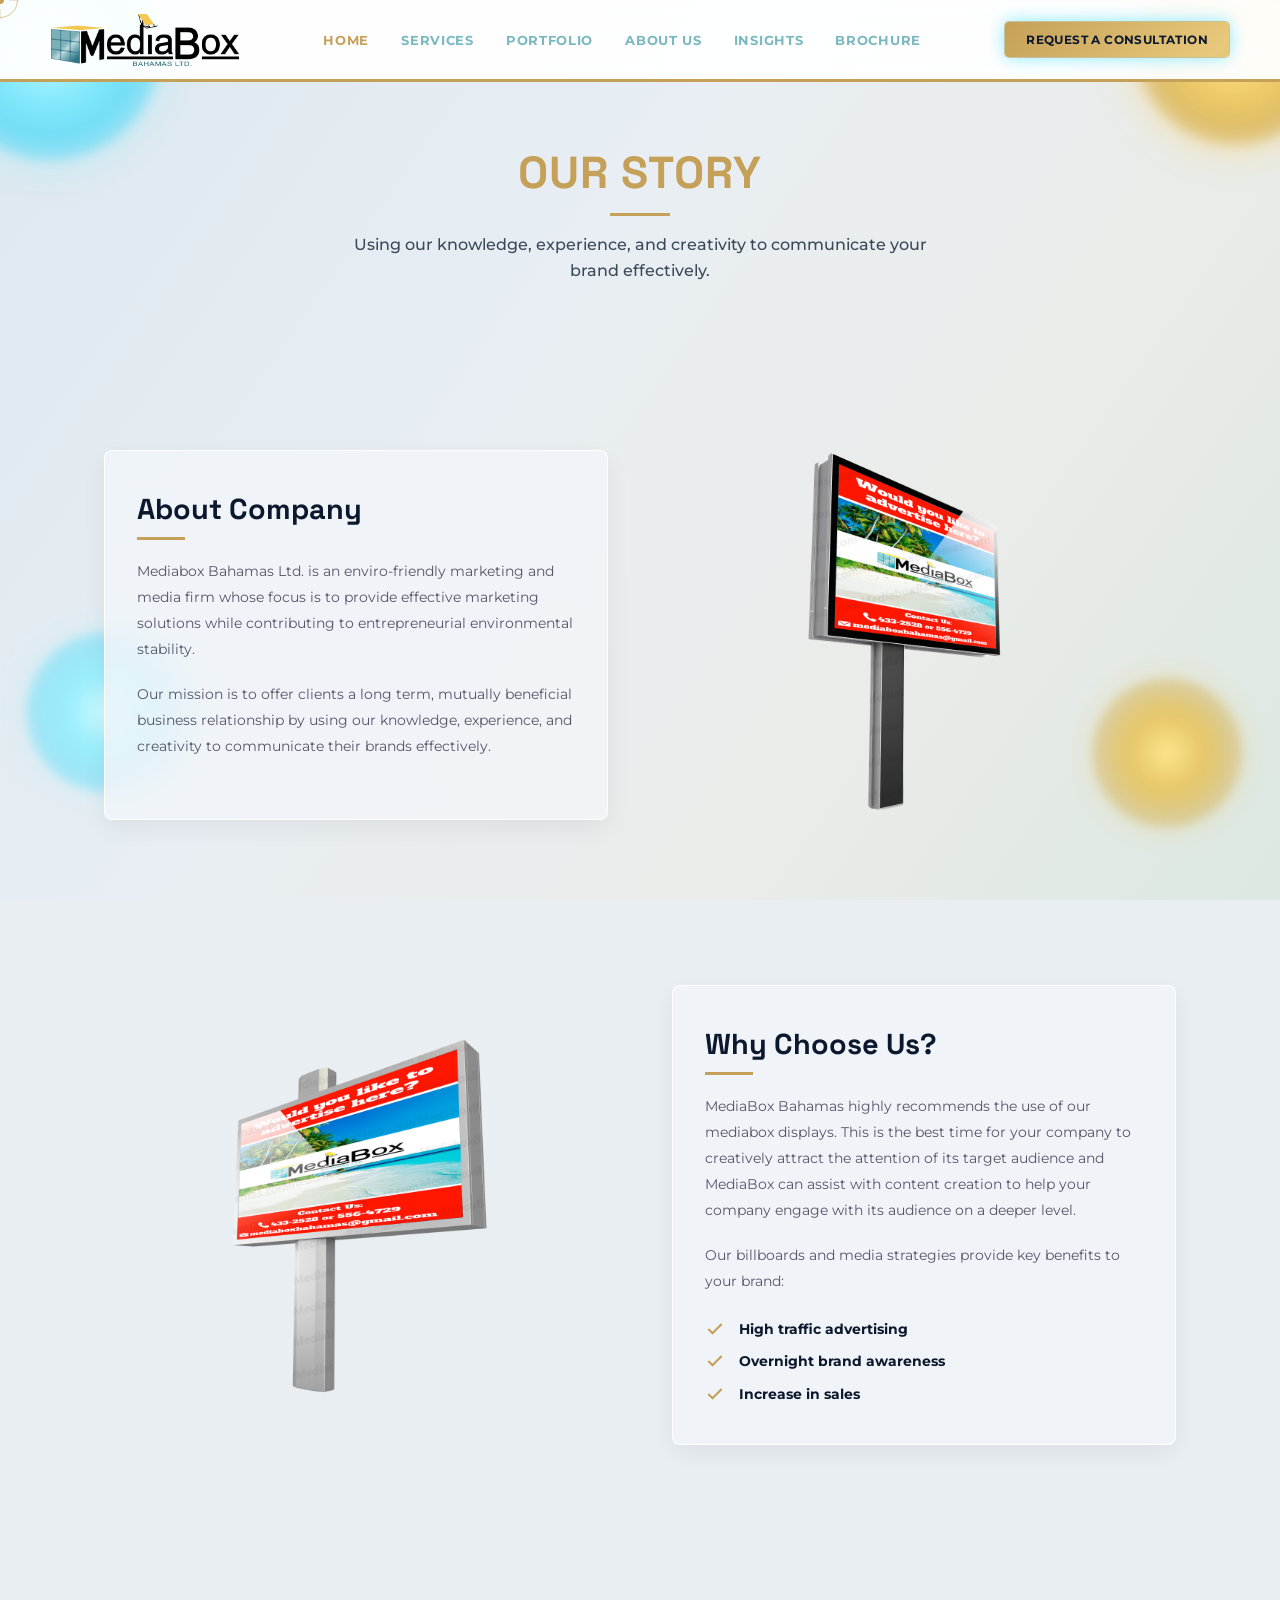
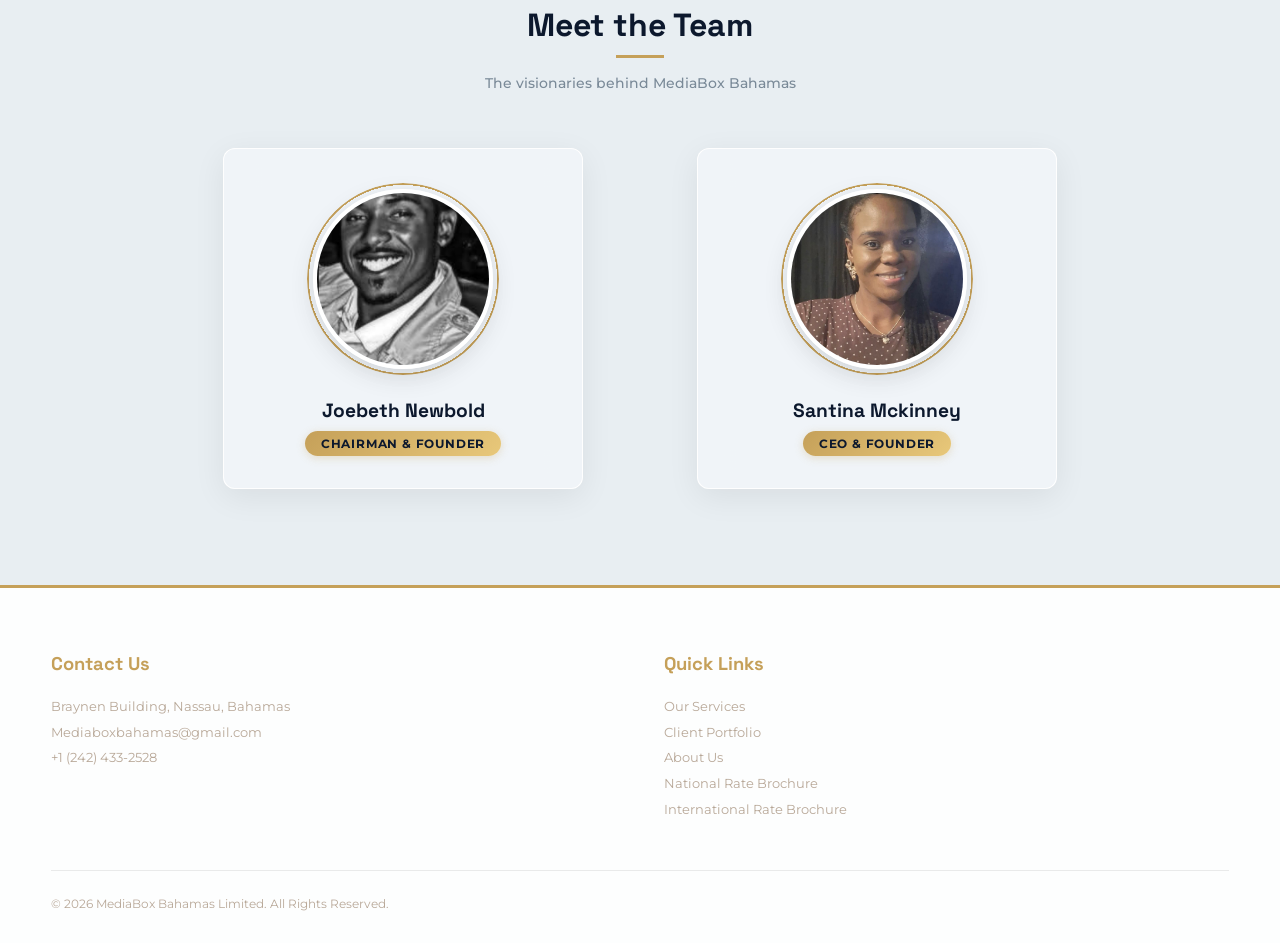
<file: about.html>
﻿<!DOCTYPE html>
<html lang="en">
<head>
  <link rel="icon" type="image/x-icon" href="favicon.ico">
<meta charset="UTF-8">
<meta name="viewport" content="width=device-width, initial-scale=1.0">
<title>About Us | MediaBox Bahamas</title>
<meta name="description" content="Learn about MediaBox Bahamas, an enviro-friendly marketing and media firm providing effective marketing solutions and billboard advertising.">
<link href="https://fonts.googleapis.com/css2?family=Space+Grotesk:wght@400;700&family=Montserrat:wght@400;600;700&display=swap" rel="stylesheet">
<link rel="stylesheet" href="css/shared.css">
<link rel="stylesheet" href="css/about.css">
</head>
<body>
<div id="cursor-dot"></div>
<div id="cursor-ring"></div>
<canvas id="bg-canvas"></canvas>
<div class="orb orb-1"></div>
<div class="orb orb-2"></div>
<div class="orb orb-3"></div>
<div class="orb orb-4"></div>

<header>
  <a class="logo" href="index.html">
    <img src="media-logo.png" alt="MediaBox Bahamas">
  </a>
  <nav id="main-nav">
    <ul>
      <li><a href="index.html">HOME</a></li>
      <li><a href="index.html#services">SERVICES</a></li>
      <li><a href="index.html#portfolio">PORTFOLIO</a></li>
      <li><a href="about.html">ABOUT US</a></li>
      <li><a href="insight.html">INSIGHTS</a></li>
      <li class="dropdown">
        <a href="#">BROCHURE</a>
        <div class="dd-menu">
          <a href="National.pdf" target="_blank">National Rate</a>
          <a href="International.pdf" target="_blank">International Rate</a>
        </div>
      </li>
    </ul>
    <a class="mobile-consult" href="consultation.html">REQUEST A CONSULTATION</a>
  </nav>
  <button class="consult-btn desktop-only" onclick="location.href='consultation.html'">REQUEST A CONSULTATION</button>
  <button class="hamburger" id="hamburger" aria-label="Menu">
    <span></span><span></span><span></span>
  </button>
</header>

<main>
  <section class="page-hero">
    <h1>Our Story</h1>
    <p>Using our knowledge, experience, and creativity to communicate your brand effectively.</p>
  </section>

  <section class="content-section">
    <div class="text-card">
      <h2>About Company</h2>
      <p>Mediabox Bahamas Ltd. is an enviro-friendly marketing and media firm whose focus is to provide effective marketing solutions while contributing to entrepreneurial environmental stability.</p>
      <p>Our mission is to offer clients a long term, mutually beneficial business relationship by using our knowledge, experience, and creativity to communicate their brands effectively.</p>
    </div>
    <div class="img-wrap">
      <div class="img-inner">
        <img src="Billboard1.png" alt="MediaBox Billboard">
      </div>
    </div>
  </section>

  <section class="content-section reverse">
    <div class="text-card">
      <h2>Why Choose Us?</h2>
      <p>MediaBox Bahamas highly recommends the use of our mediabox displays. This is the best time for your company to creatively attract the attention of its target audience and MediaBox can assist with content creation to help your company engage with its audience on a deeper level.</p>
      <p>Our billboards and media strategies provide key benefits to your brand:</p>
      <div class="benefits-list">
        <div class="benefit-item">
          <svg viewBox="0 0 24 24"><polyline points="20 6 9 17 4 12"/></svg>
          High traffic advertising
        </div>
        <div class="benefit-item">
          <svg viewBox="0 0 24 24"><polyline points="20 6 9 17 4 12"/></svg>
          Overnight brand awareness
        </div>
        <div class="benefit-item">
          <svg viewBox="0 0 24 24"><polyline points="20 6 9 17 4 12"/></svg>
          Increase in sales
        </div>
      </div>
    </div>
    <div class="img-wrap">
      <div class="img-inner">
        <img src="Billboard2.png" alt="MediaBox Digital Billboard">
      </div>
    </div>
  </section>

  <!-- MEET THE TEAM -->
  <section class="team-section">
    <div class="team-inner">
      <div class="team-heading">
        <h2>Meet the Team</h2>
        <p>The visionaries behind MediaBox Bahamas</p>
      </div>
      <div class="team-grid">
        <div class="team-card">
          <div class="team-photo-wrap">
            <img src="Jobeth.jpeg" alt="Jobeth Newbold">
            <div class="team-photo-border"></div>
          </div>
          <div class="team-info">
            <h3>Joebeth Newbold</h3>
            <span class="team-title">Chairman &amp; Founder</span>
          </div>
        </div>
        <div class="team-card">
          <div class="team-photo-wrap">
            <img src="Santina.jpeg" alt="Santina Mckinney">
            <div class="team-photo-border"></div>
          </div>
          <div class="team-info">
            <h3>Santina Mckinney</h3>
            <span class="team-title">CEO &amp; Founder</span>
          </div>
        </div>
      </div>
    </div>
  </section>
</main>

<footer>
  <div class="ft-grid">
    <div class="ft-col">
      <h4>Contact Us</h4>
      <p>Braynen Building, Nassau, Bahamas</p>
      <p><a href="mailto:Mediaboxbahamas@gmail.com">Mediaboxbahamas@gmail.com</a></p>
      <p>+1 (242) 433-2528</p>
    </div>
    <div class="ft-col">
      <h4>Quick Links</h4>
      <a href="index.html#services">Our Services</a>
      <a href="index.html#portfolio">Client Portfolio</a>
      <a href="about.html">About Us</a>
      <a href="National.pdf">National Rate Brochure</a>
      <a href="International.pdf">International Rate Brochure</a>
    </div>
  </div>
  <div class="ft-bottom">
    <p>&copy; 2026 MediaBox Bahamas Limited. All Rights Reserved.</p>
  </div>
</footer>

<script src="js/shared.js"></script>
</body>
</html>
</file>
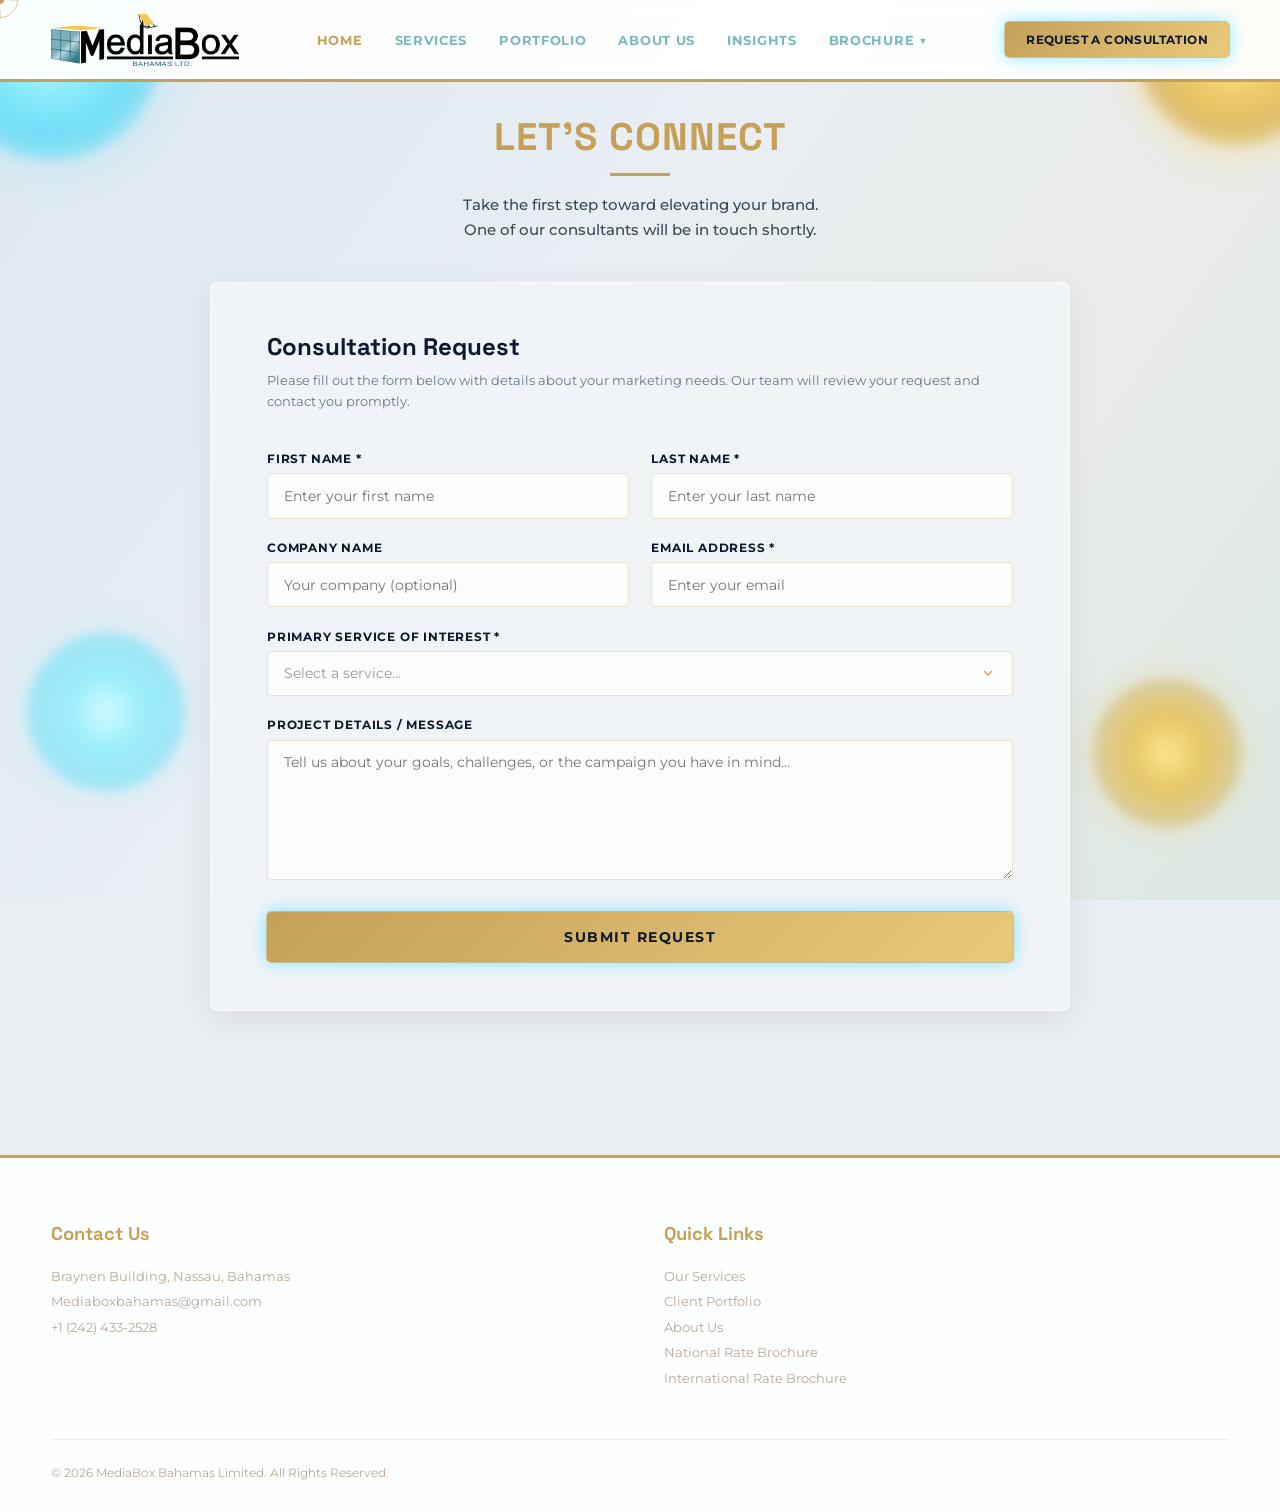
<file: consultation.html>
<!DOCTYPE html>
<html lang="en">
<head>
  <meta charset="UTF-8">
  <link rel="icon" type="image/x-icon" href="favicon.ico">
  <meta name="viewport" content="width=device-width, initial-scale=1.0">
  <title>Request a Consultation | MediaBox Bahamas</title>
  <meta name="description" content="Request a consultation with MediaBox Bahamas to discuss luxury marketing, video production, and corporate excellence.">
  <link href="https://fonts.googleapis.com/css2?family=Space+Grotesk:wght@400;700&family=Montserrat:wght@400;600;700&display=swap" rel="stylesheet">
  <link rel="stylesheet" href="css/shared.css">
  <link rel="stylesheet" href="css/consultation.css">
</head>
<body>

<div id="cursor-dot"></div>
<div id="cursor-ring"></div>
<canvas id="bg-canvas"></canvas>
<div class="orb orb-1"></div>
<div class="orb orb-2"></div>
<div class="orb orb-3"></div>
<div class="orb orb-4"></div>

<header>
  <a class="logo" href="index.html">
    <img src="media-logo.png" alt="MediaBox Bahamas" style="height:52px;width:auto;mix-blend-mode:darken;">
  </a>
  <nav id="main-nav">
    <ul>
      <li><a href="index.html">HOME</a></li>
      <li><a href="index.html#services">SERVICES</a></li>
      <li><a href="index.html#portfolio">PORTFOLIO</a></li>
      <li><a href="about.html">ABOUT US</a></li>
      <li><a href="insight.html">INSIGHTS</a></li>
      <li class="dropdown">
        <a href="#">BROCHURE &#9660;</a>
        <div class="dd-menu">
          <a href="National.pdf" target="_blank">National Rate</a>
          <a href="International.pdf" target="_blank">International Rate</a>
        </div>
      </li>
    </ul>
    <a class="mobile-consult" href="consultation.html">REQUEST A CONSULTATION</a>
  </nav>
  <button class="consult-btn desktop-only" onclick="location.href='consultation.html'">REQUEST A CONSULTATION</button>
  <button class="hamburger" id="hamburger" aria-label="Menu">
    <span></span><span></span><span></span>
  </button>
</header>

<main>
  <div class="page-wrap">
    <div class="page-heading">
      <h1>Let's Connect</h1>
      <p>Take the first step toward elevating your brand.<br>One of our consultants will be in touch shortly.</p>
    </div>

    <div class="form-card">
      <h2>Consultation Request</h2>
      <p class="sub">Please fill out the form below with details about your marketing needs. Our team will review your request and contact you promptly.</p>

      <form action="https://api.web3forms.com/submit" method="POST">

        <input type="hidden" name="access_key" value="32314c18-e2cc-4964-a3d4-d2352b1017ee">

        <!-- Redirects to your thank-you page after submission -->
        <input type="hidden" name="redirect" value="https://mediaboxbahamas.com/thank-you">

        <!-- Email subject -->
        <input type="hidden" name="subject" value="New Consultation Request — MediaBox Bahamas">

        <!-- Honeypot spam protection -->
        <input type="checkbox" name="botcheck" style="display:none">

        <div class="form-grid">

          <div class="form-group">
            <label for="firstName">First Name *</label>
            <input type="text" id="firstName" name="First Name" required placeholder="Enter your first name">
          </div>

          <div class="form-group">
            <label for="lastName">Last Name *</label>
            <input type="text" id="lastName" name="Last Name" required placeholder="Enter your last name">
          </div>

          <div class="form-group">
            <label for="company">Company Name</label>
            <input type="text" id="company" name="Company" placeholder="Your company (optional)">
          </div>

          <div class="form-group">
            <label for="email">Email Address *</label>
            <input type="email" id="email" name="Email" required placeholder="Enter your email">
          </div>

          <div class="form-group full">
            <label>Primary Service of Interest *</label>
            <input type="hidden" id="service" name="Service Needed" required>
            <div class="custom-select" id="customSelect">
              <div class="cs-selected" id="csSelected">
                <span id="csLabel">Select a service...</span>
                <svg viewBox="0 0 24 24" fill="none" stroke="currentColor" stroke-width="2"><polyline points="6 9 12 15 18 9"/></svg>
              </div>
              <div class="cs-options" id="csOptions">
                <div class="cs-option" data-value="Solar Billboards">Solar Billboards (10x8 or 6x4)</div>
                <div class="cs-option" data-value="Digital Billboards">Digital Billboards</div>
                <div class="cs-option" data-value="Social Media Management">Social Media Management</div>
                <div class="cs-option" data-value="Mediabook">Mediabook</div>
                <div class="cs-option" data-value="Global Advertising">Global Advertising</div>
                <div class="cs-option" data-value="Video Production">Video Production</div>
                <div class="cs-option" data-value="Brand Strategy & Business Plans">Marketing Plans &amp; Business Plans</div>
                <div class="cs-option" data-value="Website Development">Website Development</div>
                <div class="cs-option" data-value="Custom Banners / Printing">Custom Pull-Up Banners / Printing</div>
                <div class="cs-option" data-value="Other">Other / General Inquiry</div>
              </div>
            </div>
          </div>

          <div class="form-group full">
            <label for="message">Project Details / Message</label>
            <textarea id="message" name="Message" placeholder="Tell us about your goals, challenges, or the campaign you have in mind..."></textarea>
          </div>

        </div>

        <div class="submit-wrap">
          <button type="submit" class="consult-btn submit-btn">SUBMIT REQUEST</button>
        </div>

      </form>
    </div>
  </div>
</main>

<footer>
  <div class="ft-grid">
    <div class="ft-col">
      <h4>Contact Us</h4>
      <p>Braynen Building, Nassau, Bahamas</p>
      <a href="mailto:Mediaboxbahamas@gmail.com">Mediaboxbahamas@gmail.com</a>
      <p>+1 (242) 433-2528</p>
    </div>
    <div class="ft-col">
      <h4>Quick Links</h4>
      <a href="index.html#services">Our Services</a>
      <a href="index.html#portfolio">Client Portfolio</a>
      <a href="about.html">About Us</a>
      <a href="National.pdf">National Rate Brochure</a>
      <a href="International.pdf">International Rate Brochure</a>
    </div>
  </div>
  <div class="ft-bottom">
    <p>&copy; 2026 MediaBox Bahamas Limited. All Rights Reserved.</p>
  </div>
</footer>

<script src="js/shared.js"></script>
<script src="js/consultation.js"></script>
</body>
</html>
</file>
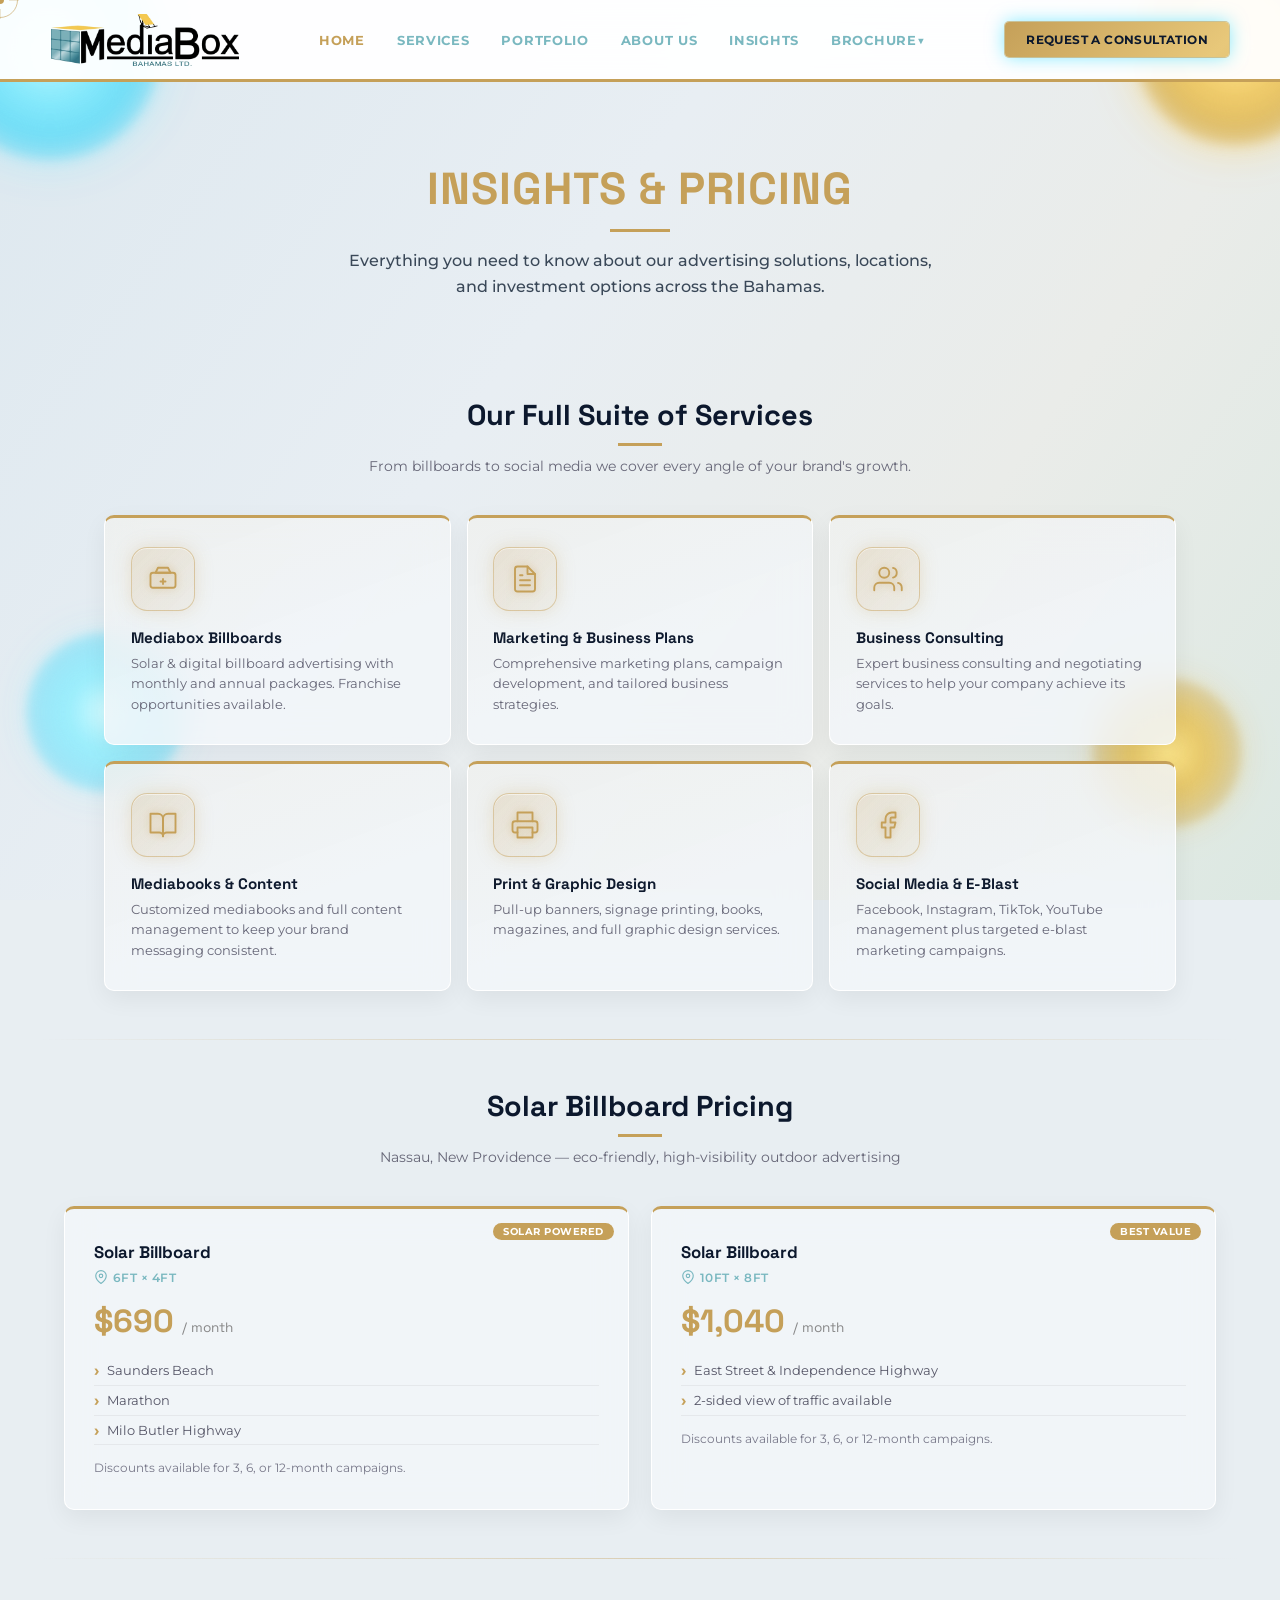
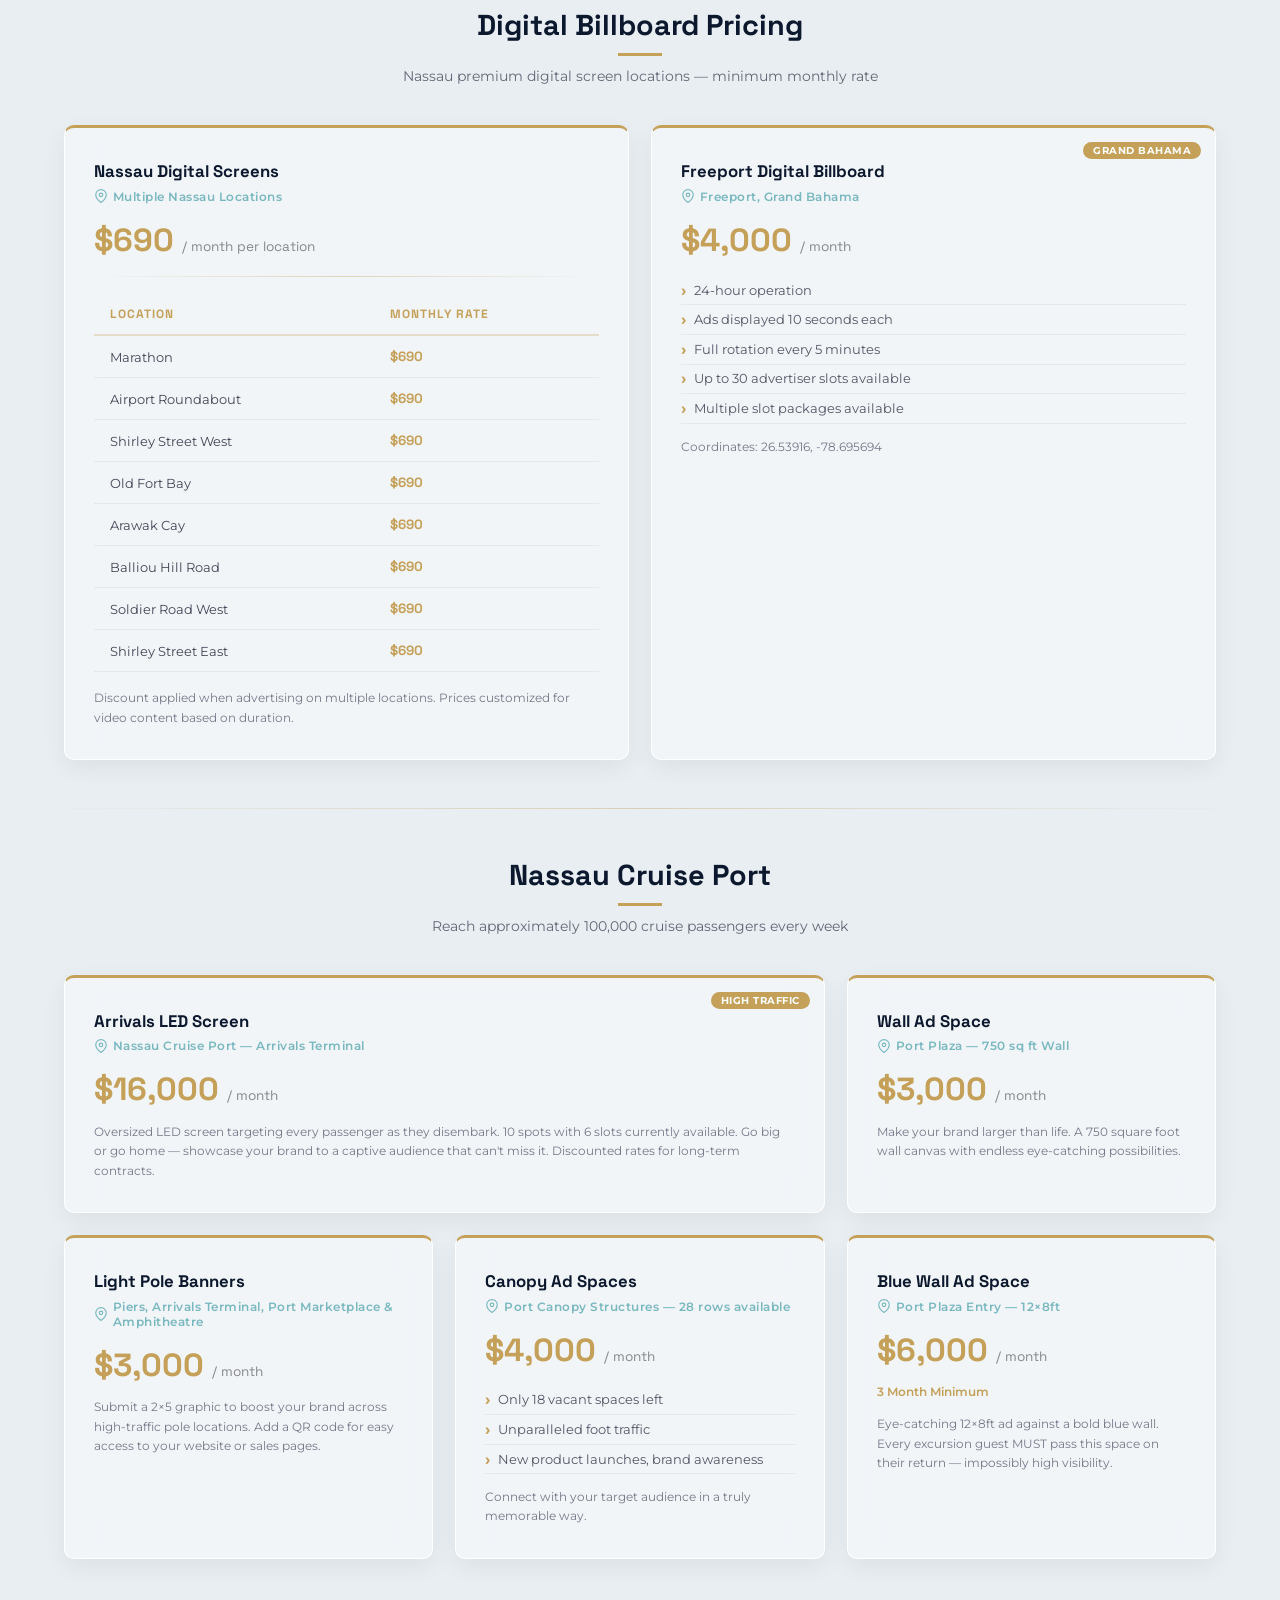
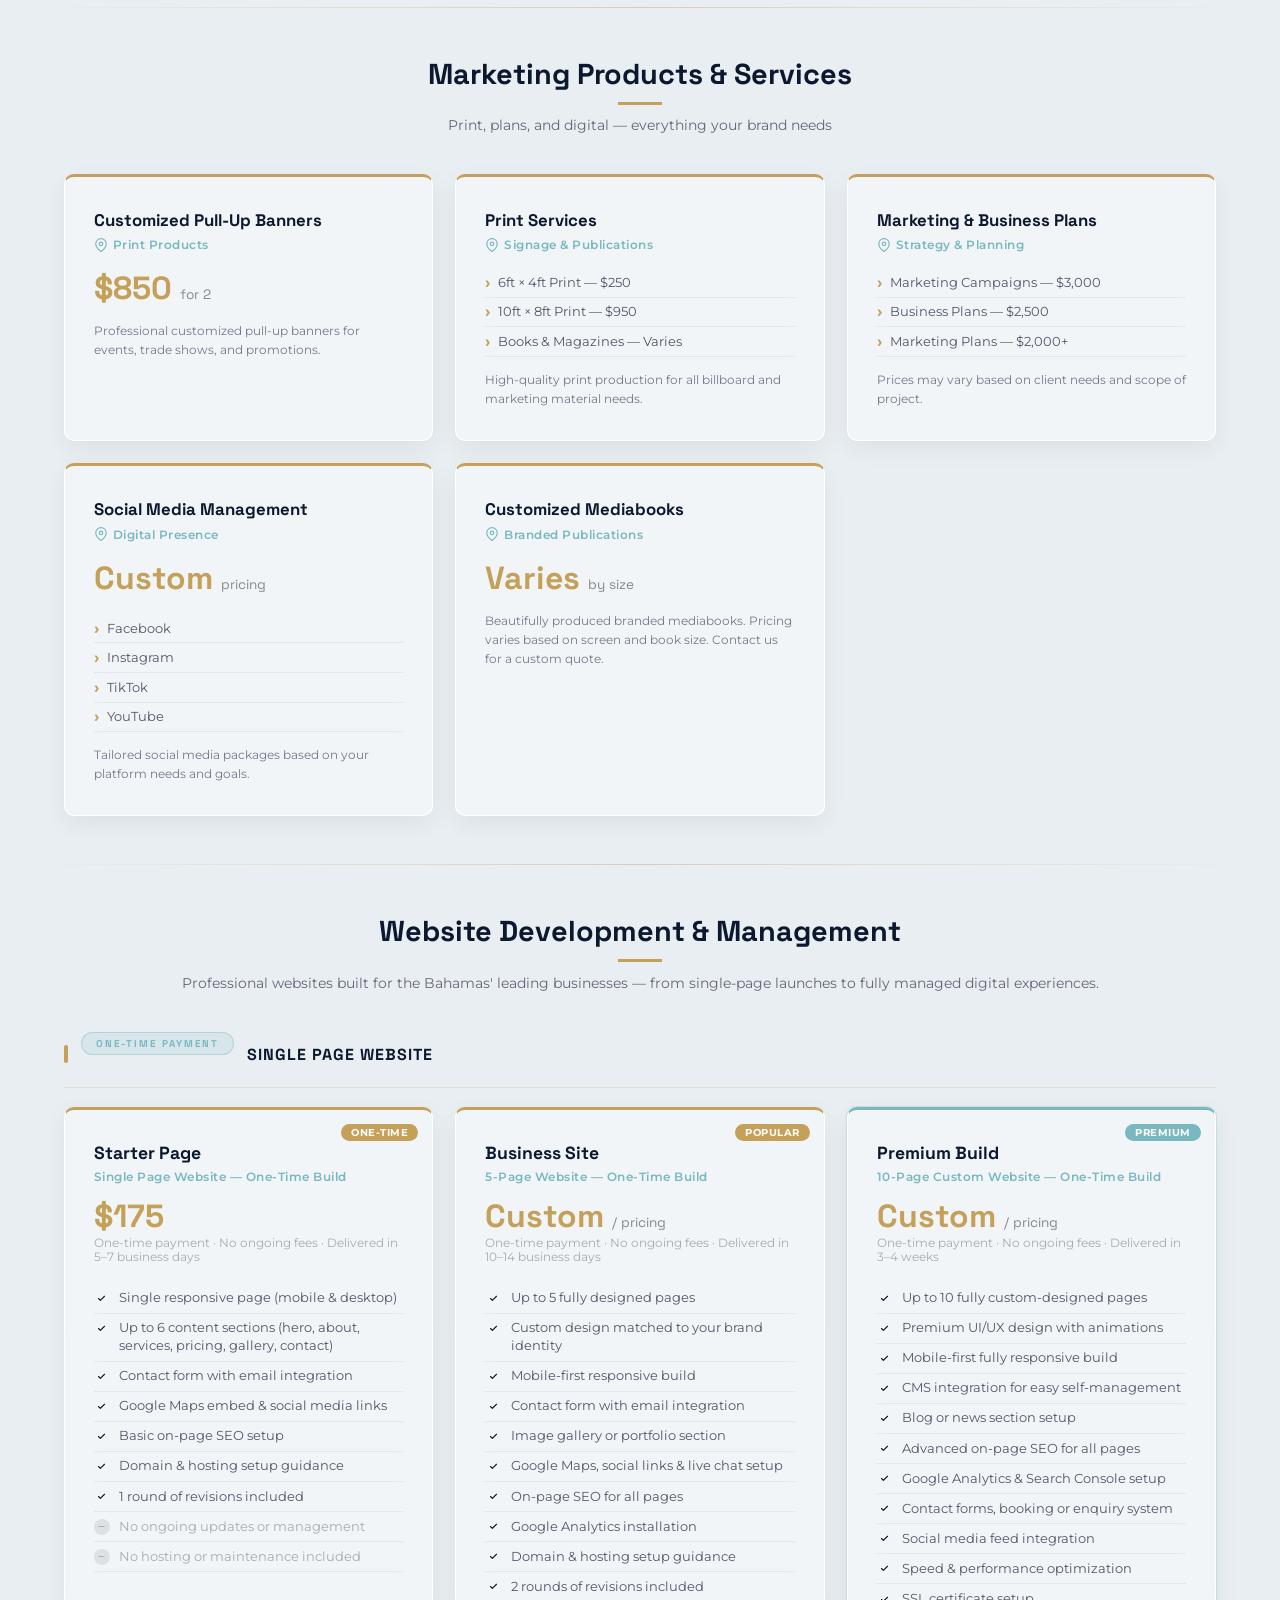
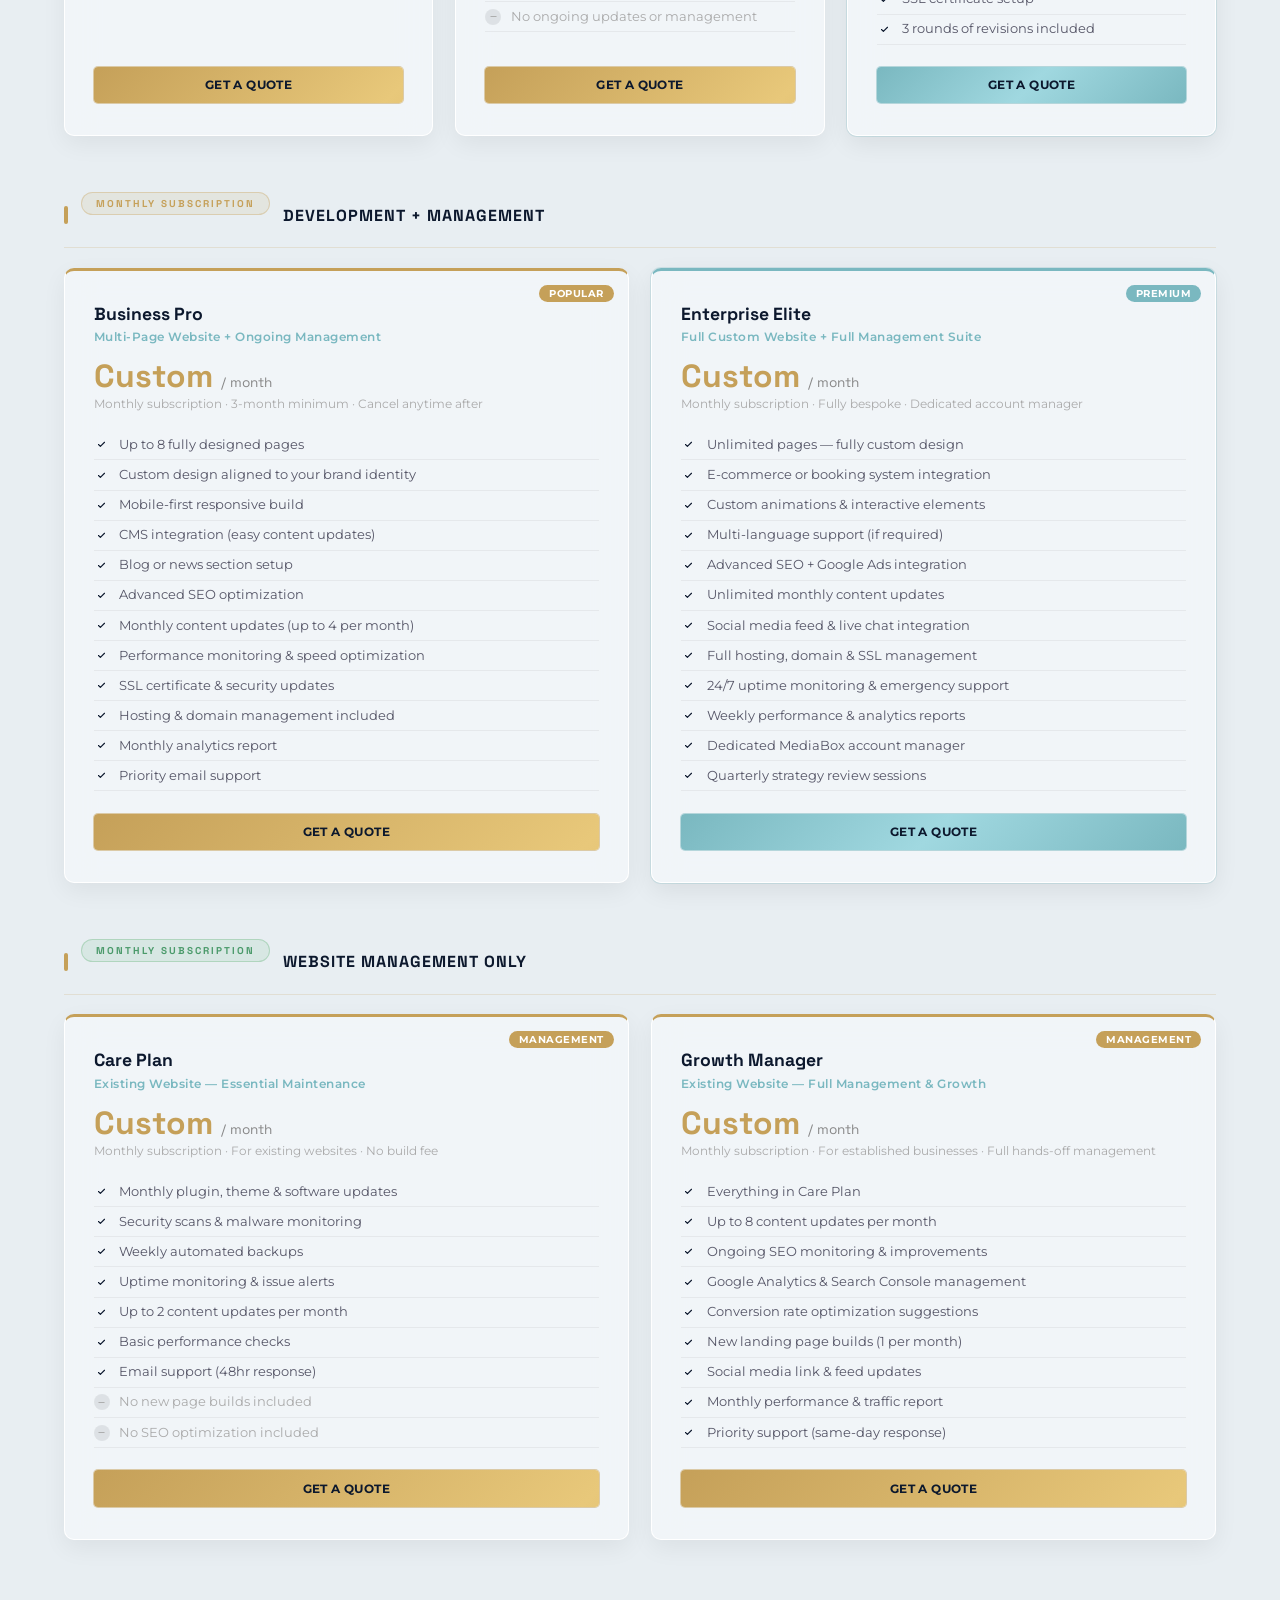
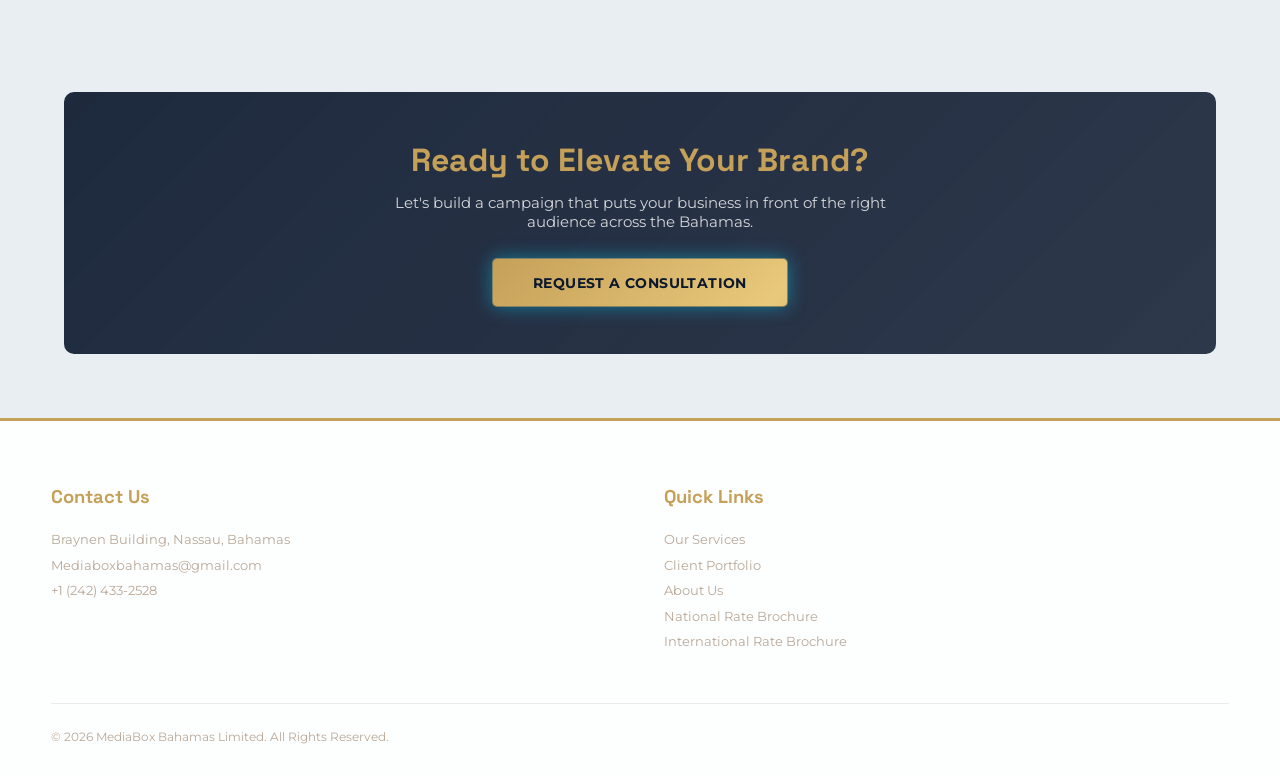
<file: insight.html>
﻿<!DOCTYPE html>
<html lang="en">
<head>
  <meta charset="UTF-8">
  <link rel="icon" type="image/x-icon" href="favicon.ico">
<meta name="viewport" content="width=device-width, initial-scale=1.0">
<title>Insights & Pricing | MediaBox Bahamas</title>
<meta name="description" content="Explore MediaBox Bahamas pricing, billboard locations, and marketing services across Nassau and the Bahamas.">
<link href="https://fonts.googleapis.com/css2?family=Space+Grotesk:wght@400;700&family=Montserrat:wght@400;600;700&display=swap" rel="stylesheet">
<link rel="stylesheet" href="css/shared.css">
<link rel="stylesheet" href="css/insight.css">
</head>
<body>
<div id="cursor-dot"></div>
<div id="cursor-ring"></div>
<canvas id="bg-canvas"></canvas>
<div class="orb orb-1"></div>
<div class="orb orb-2"></div>
<div class="orb orb-3"></div>
<div class="orb orb-4"></div>

<header>
  <a class="logo" href="index.html">
    <img src="media-logo.png" alt="MediaBox Bahamas" style="height:52px;width:auto;mix-blend-mode:darken;">
  </a>
  <nav id="main-nav">
    <ul>
      <li><a href="index.html#home">HOME</a></li>
      <li><a href="index.html#services">SERVICES</a></li>
      <li><a href="index.html#portfolio">PORTFOLIO</a></li>
      <li><a href="about.html">ABOUT US</a></li>
      <li><a href="insight.html">INSIGHTS</a></li>
      <li class="dropdown">
        <a href="#">BROCHURE&#9660;</a>
        <div class="dd-menu">
          <a href="National.pdf" target="_blank">National Rate</a>
          <a href="International.pdf" target="_blank">International Rate</a>
        </div>
      </li>
    </ul>
    <a class="mobile-consult" href="consultation.html">REQUEST A CONSULTATION</a>
  </nav>
  <button class="consult-btn desktop-only" onclick="location.href='consultation.html'">REQUEST A CONSULTATION</button>
  <button class="hamburger" id="hamburger" aria-label="Menu">
    <span></span><span></span><span></span>
  </button>
</header>

<div class="page-wrap">

  <!-- HERO -->
  <div class="page-hero">
    <h1>Insights &amp; Pricing</h1>
    <p>Everything you need to know about our advertising solutions, locations, and investment options across the Bahamas.</p>
  </div>

  <!-- WHAT WE OFFER -->
  <section class="content">
    <div class="sec-head">
      <h2>Our Full Suite of Services</h2>
      <p>From billboards to social media we cover every angle of your brand's growth.</p>
    </div>
    <div class="services-grid">
      <div class="svc-item glass">
        <div class="icon">
          <svg viewBox="0 0 24 24" fill="none" stroke="#c5a059" stroke-width="1.5" stroke-linecap="round" stroke-linejoin="round">
            <rect x="2" y="7" width="20" height="12" rx="2"/><path d="M16 3H8L6 7h12l-2-4z"/><line x1="12" y1="12" x2="12" y2="16"/><line x1="10" y1="14" x2="14" y2="14"/>
          </svg>
        </div>
        <h3>Mediabox Billboards</h3>
        <p>Solar &amp; digital billboard advertising with monthly and annual packages. Franchise opportunities available.</p>
      </div>
      <div class="svc-item glass">
        <div class="icon">
          <svg viewBox="0 0 24 24" fill="none" stroke="#c5a059" stroke-width="1.5" stroke-linecap="round" stroke-linejoin="round">
            <path d="M14 2H6a2 2 0 0 0-2 2v16a2 2 0 0 0 2 2h12a2 2 0 0 0 2-2V8z"/><polyline points="14 2 14 8 20 8"/><line x1="16" y1="13" x2="8" y2="13"/><line x1="16" y1="17" x2="8" y2="17"/><polyline points="10 9 9 9 8 9"/>
          </svg>
        </div>
        <h3>Marketing &amp; Business Plans</h3>
        <p>Comprehensive marketing plans, campaign development, and tailored business strategies.</p>
      </div>
      <div class="svc-item glass">
        <div class="icon">
          <svg viewBox="0 0 24 24" fill="none" stroke="#c5a059" stroke-width="1.5" stroke-linecap="round" stroke-linejoin="round">
            <path d="M17 21v-2a4 4 0 0 0-4-4H5a4 4 0 0 0-4 4v2"/><circle cx="9" cy="7" r="4"/><path d="M23 21v-2a4 4 0 0 0-3-3.87"/><path d="M16 3.13a4 4 0 0 1 0 7.75"/>
          </svg>
        </div>
        <h3>Business Consulting</h3>
        <p>Expert business consulting and negotiating services to help your company achieve its goals.</p>
      </div>
      <div class="svc-item glass">
        <div class="icon">
          <svg viewBox="0 0 24 24" fill="none" stroke="#c5a059" stroke-width="1.5" stroke-linecap="round" stroke-linejoin="round">
            <path d="M2 3h6a4 4 0 0 1 4 4v14a3 3 0 0 0-3-3H2z"/><path d="M22 3h-6a4 4 0 0 0-4 4v14a3 3 0 0 1 3-3h7z"/>
          </svg>
        </div>
        <h3>Mediabooks &amp; Content</h3>
        <p>Customized mediabooks and full content management to keep your brand messaging consistent.</p>
      </div>
      <div class="svc-item glass">
        <div class="icon">
          <svg viewBox="0 0 24 24" fill="none" stroke="#c5a059" stroke-width="1.5" stroke-linecap="round" stroke-linejoin="round">
            <polyline points="6 9 6 2 18 2 18 9"/><path d="M6 18H4a2 2 0 0 1-2-2v-5a2 2 0 0 1 2-2h16a2 2 0 0 1 2 2v5a2 2 0 0 1-2 2h-2"/><rect x="6" y="14" width="12" height="8"/>
          </svg>
        </div>
        <h3>Print &amp; Graphic Design</h3>
        <p>Pull-up banners, signage printing, books, magazines, and full graphic design services.</p>
      </div>
      <div class="svc-item glass">
        <div class="icon">
          <svg viewBox="0 0 24 24" fill="none" stroke="#c5a059" stroke-width="1.5" stroke-linecap="round" stroke-linejoin="round">
            <path d="M18 2h-3a5 5 0 0 0-5 5v3H7v4h3v8h4v-8h3l1-4h-4V7a1 1 0 0 1 1-1h3z"/>
          </svg>
        </div>
        <h3>Social Media &amp; E-Blast</h3>
        <p>Facebook, Instagram, TikTok, YouTube management plus targeted e-blast marketing campaigns.</p>
      </div>
    </div>
  </section>

  <div class="divider" style="max-width:1200px;margin:0 auto;padding:0 5%;"></div>

  <!-- SOLAR BILLBOARD PRICING -->
  <div class="pricing-section">
    <div class="sec-head">
      <h2>Solar Billboard Pricing</h2>
      <p>Nassau, New Providence &mdash; eco-friendly, high-visibility outdoor advertising</p>
    </div>
    <div class="pricing-grid" style="max-width:1200px;margin:0 auto;">
      <div class="price-card glass">
        <div class="tag">Solar Powered</div>
        <h3>Solar Billboard</h3>
        <div class="location">6FT &times; 4FT</div>
        <div class="price">$690 <span>/ month</span></div>
        <ul>
          <li>Saunders Beach</li>
          <li>Marathon</li>
          <li>Milo Butler Highway</li>
        </ul>
        <p class="note">Discounts available for 3, 6, or 12-month campaigns.</p>
      </div>
      <div class="price-card glass">
        <div class="tag">Best Value</div>
        <h3>Solar Billboard</h3>
        <div class="location">10FT &times; 8FT</div>
        <div class="price">$1,040 <span>/ month</span></div>
        <ul>
          <li>East Street &amp; Independence Highway</li>
          <li>2-sided view of traffic available</li>
        </ul>
        <p class="note">Discounts available for 3, 6, or 12-month campaigns.</p>
      </div>
    </div>
  </div>

  <div class="divider" style="max-width:1200px;margin:0 auto;padding:0 5%;"></div>

  <!-- DIGITAL BILLBOARD PRICING -->
  <div class="pricing-section">
    <div class="sec-head">
      <h2>Digital Billboard Pricing</h2>
      <p>Nassau premium digital screen locations &mdash; minimum monthly rate</p>
    </div>
    <div class="pricing-grid" style="max-width:1200px;margin:0 auto;">
      <div class="price-card glass" style="grid-column:span 1;">
        <h3>Nassau Digital Screens</h3>
        <div class="location">Multiple Nassau Locations</div>
        <div class="price">$690 <span>/ month per location</span></div>
        <div class="divider" style="margin:1rem 0;"></div>
        <table class="loc-table">
          <thead><tr><th>Location</th><th>Monthly Rate</th></tr></thead>
          <tbody>
            <tr><td>Marathon</td><td class="price-col">$690</td></tr>
            <tr><td>Airport Roundabout</td><td class="price-col">$690</td></tr>
            <tr><td>Shirley Street West</td><td class="price-col">$690</td></tr>
            <tr><td>Old Fort Bay</td><td class="price-col">$690</td></tr>
            <tr><td>Arawak Cay</td><td class="price-col">$690</td></tr>
            <tr><td>Balliou Hill Road</td><td class="price-col">$690</td></tr>
            <tr><td>Soldier Road West</td><td class="price-col">$690</td></tr>
            <tr><td>Shirley Street East</td><td class="price-col">$690</td></tr>
          </tbody>
        </table>
        <p class="note" style="margin-top:1rem;">Discount applied when advertising on multiple locations. Prices customized for video content based on duration.</p>
      </div>
      <div class="price-card glass">
        <div class="tag">Grand Bahama</div>
        <h3>Freeport Digital Billboard</h3>
        <div class="location">Freeport, Grand Bahama</div>
        <div class="price">$4,000 <span>/ month</span></div>
        <ul>
          <li>24-hour operation</li>
          <li>Ads displayed 10 seconds each</li>
          <li>Full rotation every 5 minutes</li>
          <li>Up to 30 advertiser slots available</li>
          <li>Multiple slot packages available</li>
        </ul>
        <p class="note">Coordinates: 26.53916, -78.695694</p>
      </div>
    </div>
  </div>

  <div class="divider" style="max-width:1200px;margin:0 auto;padding:0 5%;"></div>

  <!-- NASSAU CRUISE PORT -->
  <div class="pricing-section">
    <div class="sec-head">
      <h2>Nassau Cruise Port</h2>
      <p>Reach approximately 100,000 cruise passengers every week</p>
    </div>
    <div class="pricing-grid" style="max-width:1200px;margin:0 auto;">
      <div class="price-card glass featured-card">
        <div class="tag">High Traffic</div>
        <h3>Arrivals LED Screen</h3>
        <div class="location">Nassau Cruise Port &mdash; Arrivals Terminal</div>
        <div class="price">$16,000 <span>/ month</span></div>
        <p class="note">Oversized LED screen targeting every passenger as they disembark. 10 spots with 6 slots currently available. Go big or go home &mdash; showcase your brand to a captive audience that can't miss it. Discounted rates for long-term contracts.</p>
      </div>
      <div class="price-card glass">
        <h3>Wall Ad Space</h3>
        <div class="location">Port Plaza &mdash; 750 sq ft Wall</div>
        <div class="price">$3,000 <span>/ month</span></div>
        <p class="note">Make your brand larger than life. A 750 square foot wall canvas with endless eye-catching possibilities.</p>
      </div>
      <div class="price-card glass">
        <h3>Light Pole Banners</h3>
        <div class="location">Piers, Arrivals Terminal, Port Marketplace &amp; Amphitheatre</div>
        <div class="price">$3,000 <span>/ month</span></div>
        <p class="note">Submit a 2&times;5 graphic to boost your brand across high-traffic pole locations. Add a QR code for easy access to your website or sales pages.</p>
      </div>
      <div class="price-card glass">
        <h3>Canopy Ad Spaces</h3>
        <div class="location">Port Canopy Structures &mdash; 28 rows available</div>
        <div class="price">$4,000 <span>/ month</span></div>
        <ul>
          <li>Only 18 vacant spaces left</li>
          <li>Unparalleled foot traffic</li>
          <li>New product launches, brand awareness</li>
        </ul>
        <p class="note">Connect with your target audience in a truly memorable way.</p>
      </div>
      <div class="price-card glass">
        <h3>Blue Wall Ad Space</h3>
        <div class="location">Port Plaza Entry &mdash; 12&times;8ft</div>
        <div class="price">$6,000 <span>/ month</span></div>
        <p class="note" style="color:#c5a059;font-weight:600;">3 Month Minimum</p>
        <p class="note">Eye-catching 12&times;8ft ad against a bold blue wall. Every excursion guest MUST pass this space on their return &mdash; impossibly high visibility.</p>
      </div>
    </div>
  </div>

  <div class="divider" style="max-width:1200px;margin:0 auto;padding:0 5%;"></div>

  <!-- MARKETING PRODUCTS & SERVICES -->
  <div class="pricing-section">
    <div class="sec-head">
      <h2>Marketing Products &amp; Services</h2>
      <p>Print, plans, and digital &mdash; everything your brand needs</p>
    </div>
    <div class="pricing-grid" style="max-width:1200px;margin:0 auto;">
      <div class="price-card glass">
        <h3>Customized Pull-Up Banners</h3>
        <div class="location">Print Products</div>
        <div class="price">$850 <span>for 2</span></div>
        <p class="note">Professional customized pull-up banners for events, trade shows, and promotions.</p>
      </div>
      <div class="price-card glass">
        <h3>Print Services</h3>
        <div class="location">Signage &amp; Publications</div>
        <ul>
          <li>6ft &times; 4ft Print &mdash; $250</li>
          <li>10ft &times; 8ft Print &mdash; $950</li>
          <li>Books &amp; Magazines &mdash; Varies</li>
        </ul>
        <p class="note">High-quality print production for all billboard and marketing material needs.</p>
      </div>
      <div class="price-card glass">
        <h3>Marketing &amp; Business Plans</h3>
        <div class="location">Strategy &amp; Planning</div>
        <ul>
          <li>Marketing Campaigns &mdash; $3,000</li>
          <li>Business Plans &mdash; $2,500</li>
          <li>Marketing Plans &mdash; $2,000+</li>
        </ul>
        <p class="note">Prices may vary based on client needs and scope of project.</p>
      </div>
      <div class="price-card glass">
        <h3>Social Media Management</h3>
        <div class="location">Digital Presence</div>
        <div class="price">Custom <span>pricing</span></div>
        <ul>
          <li>Facebook</li>
          <li>Instagram</li>
          <li>TikTok</li>
          <li>YouTube</li>
        </ul>
        <p class="note">Tailored social media packages based on your platform needs and goals.</p>
      </div>
      <div class="price-card glass">
        <h3>Customized Mediabooks</h3>
        <div class="location">Branded Publications</div>
        <div class="price">Varies <span>by size</span></div>
        <p class="note">Beautifully produced branded mediabooks. Pricing varies based on screen and book size. Contact us for a custom quote.</p>
      </div>
    </div>
  </div>

  <div class="divider" style="max-width:1200px;margin:0 auto;padding:0 5%;"></div>

  <!-- WEBSITE DEVELOPMENT & MANAGEMENT -->
  <div class="web-pricing-section">
    <div class="sec-head">
      <h2>Website Development &amp; Management</h2>
      <p>Professional websites built for the Bahamas' leading businesses &mdash; from single-page launches to fully managed digital experiences.</p>
    </div>

    <div class="web-pricing-inner">

      <!-- TIER 1: ONE-TIME -->
      <div class="tier-group">
        <div class="tier-group-title">
          <span class="tier-label one-time">One-Time Payment</span>
          Single Page Website
        </div>
        <div class="web-grid cols-2" style="grid-template-columns:repeat(3,1fr);">

          <div class="web-card glass">
            <div class="tag">One-Time</div>
            <h3>Starter Page</h3>
            <div class="subtitle">Single Page Website &mdash; One-Time Build</div>
            <div class="web-price">$175</div>
            <div class="price-note">One-time payment &middot; No ongoing fees &middot; Delivered in 5&ndash;7 business days</div>
            <ul class="feat-list">
              <li>Single responsive page (mobile &amp; desktop)</li>
              <li>Up to 6 content sections (hero, about, services, pricing, gallery, contact)</li>
              <li>Contact form with email integration</li>
              <li>Google Maps embed &amp; social media links</li>
              <li>Basic on-page SEO setup</li>
              <li>Domain &amp; hosting setup guidance</li>
              <li>1 round of revisions included</li>
              <li class="muted">No ongoing updates or management</li>
              <li class="muted">No hosting or maintenance included</li>
            </ul>
            <div class="card-cta"><button onclick="location.href='consultation.html'">GET A QUOTE</button></div>
          </div>

          <div class="web-card glass">
            <div class="tag">Popular</div>
            <h3>Business Site</h3>
            <div class="subtitle">5-Page Website &mdash; One-Time Build</div>
            <div class="web-price">Custom <span>/ pricing</span></div>
            <div class="price-note">One-time payment &middot; No ongoing fees &middot; Delivered in 10&ndash;14 business days</div>
            <ul class="feat-list">
              <li>Up to 5 fully designed pages</li>
              <li>Custom design matched to your brand identity</li>
              <li>Mobile-first responsive build</li>
              <li>Contact form with email integration</li>
              <li>Image gallery or portfolio section</li>
              <li>Google Maps, social links &amp; live chat setup</li>
              <li>On-page SEO for all pages</li>
              <li>Google Analytics installation</li>
              <li>Domain &amp; hosting setup guidance</li>
              <li>2 rounds of revisions included</li>
              <li class="muted">No ongoing updates or management</li>
            </ul>
            <div class="card-cta"><button onclick="location.href='consultation.html'">GET A QUOTE</button></div>
          </div>

          <div class="web-card glass featured">
            <div class="tag blue">Premium</div>
            <h3>Premium Build</h3>
            <div class="subtitle">10-Page Custom Website &mdash; One-Time Build</div>
            <div class="web-price">Custom <span>/ pricing</span></div>
            <div class="price-note">One-time payment &middot; No ongoing fees &middot; Delivered in 3&ndash;4 weeks</div>
            <ul class="feat-list">
              <li>Up to 10 fully custom-designed pages</li>
              <li>Premium UI/UX design with animations</li>
              <li>Mobile-first fully responsive build</li>
              <li>CMS integration for easy self-management</li>
              <li>Blog or news section setup</li>
              <li>Advanced on-page SEO for all pages</li>
              <li>Google Analytics &amp; Search Console setup</li>
              <li>Contact forms, booking or enquiry system</li>
              <li>Social media feed integration</li>
              <li>Speed &amp; performance optimization</li>
              <li>SSL certificate setup</li>
              <li>3 rounds of revisions included</li>
            </ul>
            <div class="card-cta"><button onclick="location.href='consultation.html'">GET A QUOTE</button></div>
          </div>

        </div>
      </div>

      <!-- TIER 2 & 3: SUBSCRIPTION -->
      <div class="tier-group">
        <div class="tier-group-title">
          <span class="tier-label subscription">Monthly Subscription</span>
          Development + Management
        </div>
        <div class="web-grid cols-2">

          <div class="web-card glass">
            <div class="tag">Popular</div>
            <h3>Business Pro</h3>
            <div class="subtitle">Multi-Page Website + Ongoing Management</div>
            <div class="web-price">Custom <span>/ month</span></div>
            <div class="price-note">Monthly subscription &middot; 3-month minimum &middot; Cancel anytime after</div>
            <ul class="feat-list">
              <li>Up to 8 fully designed pages</li>
              <li>Custom design aligned to your brand identity</li>
              <li>Mobile-first responsive build</li>
              <li>CMS integration (easy content updates)</li>
              <li>Blog or news section setup</li>
              <li>Advanced SEO optimization</li>
              <li>Monthly content updates (up to 4 per month)</li>
              <li>Performance monitoring &amp; speed optimization</li>
              <li>SSL certificate &amp; security updates</li>
              <li>Hosting &amp; domain management included</li>
              <li>Monthly analytics report</li>
              <li>Priority email support</li>
            </ul>
            <div class="card-cta"><button onclick="location.href='consultation.html'">GET A QUOTE</button></div>
          </div>

          <div class="web-card glass featured">
            <div class="tag blue">Premium</div>
            <h3>Enterprise Elite</h3>
            <div class="subtitle">Full Custom Website + Full Management Suite</div>
            <div class="web-price">Custom <span>/ month</span></div>
            <div class="price-note">Monthly subscription &middot; Fully bespoke &middot; Dedicated account manager</div>
            <ul class="feat-list">
              <li>Unlimited pages &mdash; fully custom design</li>
              <li>E-commerce or booking system integration</li>
              <li>Custom animations &amp; interactive elements</li>
              <li>Multi-language support (if required)</li>
              <li>Advanced SEO + Google Ads integration</li>
              <li>Unlimited monthly content updates</li>
              <li>Social media feed &amp; live chat integration</li>
              <li>Full hosting, domain &amp; SSL management</li>
              <li>24/7 uptime monitoring &amp; emergency support</li>
              <li>Weekly performance &amp; analytics reports</li>
              <li>Dedicated MediaBox account manager</li>
              <li>Quarterly strategy review sessions</li>
            </ul>
            <div class="card-cta"><button onclick="location.href='consultation.html'">GET A QUOTE</button></div>
          </div>

        </div>
      </div>

      <!-- TIER 4: MANAGEMENT ONLY -->
      <div class="tier-group">
        <div class="tier-group-title">
          <span class="tier-label mgmt">Monthly Subscription</span>
          Website Management Only
        </div>
        <div class="web-grid cols-2-wide">

          <div class="web-card glass">
            <div class="tag">Management</div>
            <h3>Care Plan</h3>
            <div class="subtitle">Existing Website &mdash; Essential Maintenance</div>
            <div class="web-price">Custom <span>/ month</span></div>
            <div class="price-note">Monthly subscription &middot; For existing websites &middot; No build fee</div>
            <ul class="feat-list">
              <li>Monthly plugin, theme &amp; software updates</li>
              <li>Security scans &amp; malware monitoring</li>
              <li>Weekly automated backups</li>
              <li>Uptime monitoring &amp; issue alerts</li>
              <li>Up to 2 content updates per month</li>
              <li>Basic performance checks</li>
              <li>Email support (48hr response)</li>
              <li class="muted">No new page builds included</li>
              <li class="muted">No SEO optimization included</li>
            </ul>
            <div class="card-cta"><button onclick="location.href='consultation.html'">GET A QUOTE</button></div>
          </div>

          <div class="web-card glass">
            <div class="tag">Management</div>
            <h3>Growth Manager</h3>
            <div class="subtitle">Existing Website &mdash; Full Management &amp; Growth</div>
            <div class="web-price">Custom <span>/ month</span></div>
            <div class="price-note">Monthly subscription &middot; For established businesses &middot; Full hands-off management</div>
            <ul class="feat-list">
              <li>Everything in Care Plan</li>
              <li>Up to 8 content updates per month</li>
              <li>Ongoing SEO monitoring &amp; improvements</li>
              <li>Google Analytics &amp; Search Console management</li>
              <li>Conversion rate optimization suggestions</li>
              <li>New landing page builds (1 per month)</li>
              <li>Social media link &amp; feed updates</li>
              <li>Monthly performance &amp; traffic report</li>
              <li>Priority support (same-day response)</li>
            </ul>
            <div class="card-cta"><button onclick="location.href='consultation.html'">GET A QUOTE</button></div>
          </div>

        </div>
      </div>

    </div>
  </div>

  <!-- CTA BANNER -->
  <div class="cta-banner">
    <h2>Ready to Elevate Your Brand?</h2>
    <p>Let's build a campaign that puts your business in front of the right audience across the Bahamas.</p>
    <button class="consult-btn" onclick="location.href='consultation.html'">REQUEST A CONSULTATION</button>
  </div>

</div>

<footer>
  <div class="ft-grid">
    <div class="ft-col">
      <h4>Contact Us</h4>
      <p>Braynen Building, Nassau, Bahamas</p>
      <p><a href="mailto:Mediaboxbahamas@gmail.com">Mediaboxbahamas@gmail.com</a></p>
      <p>+1 (242) 433-2528</p>
    </div>
    <div class="ft-col">
      <h4>Quick Links</h4>
      <a href="insight.html">Our Services</a>
      <a href="index.html#portfolio">Client Portfolio</a>
      <a href="about.html">About Us</a>
      <a href="National.pdf">National Rate Brochure</a>
      <a href="International.pdf">International Rate Brochure</a>
    </div>
  </div>
  <div class="ft-bottom">
    <p>&copy; 2026 MediaBox Bahamas Limited. All Rights Reserved.</p>
  </div>
</footer>

<script src="js/shared.js"></script>
</body>
</html>
</file>
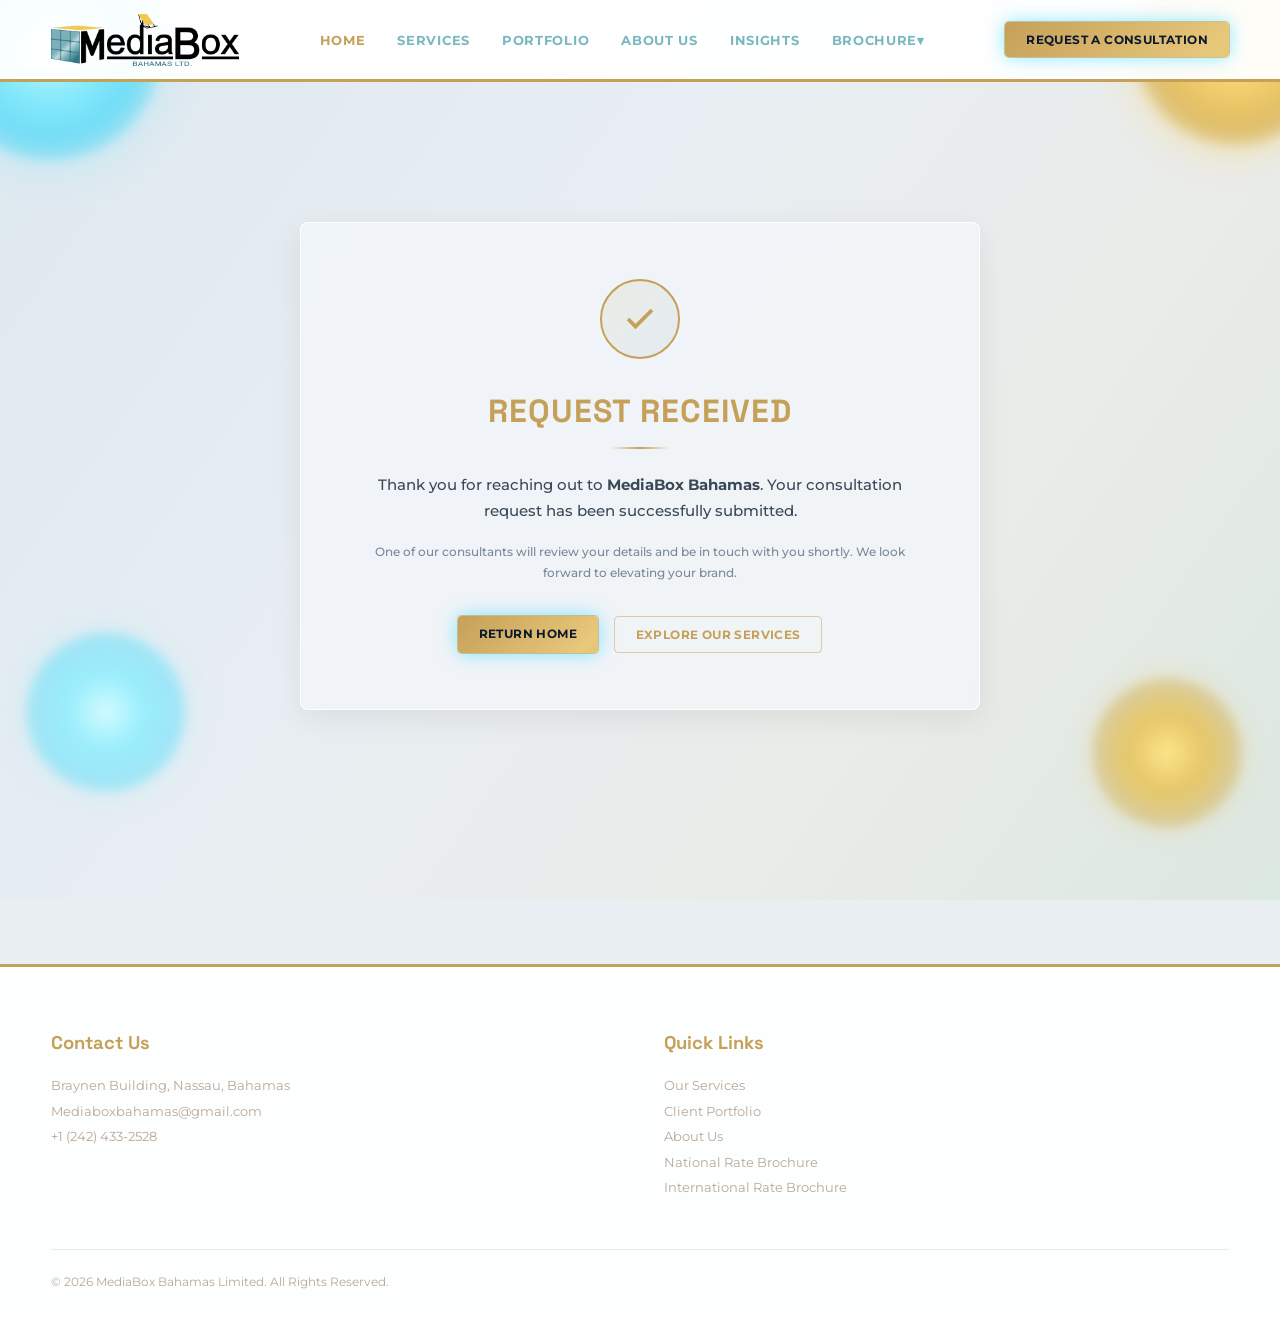
<file: thank-you.html>
﻿<!DOCTYPE html>
<html lang="en">
<head>
    <link rel="icon" type="image/x-icon" href="favicon.ico"
<meta charset="UTF-8">
<meta name="viewport" content="width=device-width, initial-scale=1.0">
<title>Thank You | MediaBox Bahamas</title>
<meta name="description" content="Thank you for your consultation request. MediaBox Bahamas will be in touch shortly.">
<link href="https://fonts.googleapis.com/css2?family=Space+Grotesk:wght@400;700&family=Montserrat:wght@400;600;700&display=swap" rel="stylesheet">
<link rel="stylesheet" href="css/shared.css">
<link rel="stylesheet" href="css/thank-you.css">
</head>
<body>

<canvas id="bg-canvas"></canvas>
<div class="orb orb-1"></div>
<div class="orb orb-2"></div>
<div class="orb orb-3"></div>
<div class="orb orb-4"></div>

<header>
  <a class="logo" href="index.html">
    <img src="media-logo.png" alt="MediaBox Bahamas">
  </a>
  <nav id="main-nav">
    <ul>
      <li><a href="index.html">HOME</a></li>
      <li><a href="index.html#services">SERVICES</a></li>
      <li><a href="index.html#portfolio">PORTFOLIO</a></li>
      <li><a href="about.html">ABOUT US</a></li>
      <li><a href="insight.html">INSIGHTS</a></li>
      <li class="dropdown">
        <a href="#">BROCHURE▾</a>
        <div class="dd-menu"
          <a href="National.pdf" target="_blank">National Rate</a>
          <a href="International.pdf" target="_blank">International Rate</a>
        </div>
      </li>
    </ul>
    <a class="mobile-consult" href="consultation.html">REQUEST A CONSULTATION</a>
  </nav>
  <button class="consult-btn desktop-only" onclick="location.href='consultation.html'">REQUEST A CONSULTATION</button>
  <button class="hamburger" id="hamburger" aria-label="Menu">
    <span></span><span></span><span></span>
  </button>
</header>

<main>
  <div class="page-wrap">
    <div class="ty-card">

      <div class="check-wrap">
        <div class="check-circle">
          <svg viewBox="0 0 24 24"><polyline points="20 6 9 17 4 12"/></svg>
        </div>
      </div>

      <h1>Request Received</h1>
      <div class="divider"></div>

      <p>Thank you for reaching out to <strong>MediaBox Bahamas</strong>. Your consultation request has been successfully submitted.</p>
      <p class="small">One of our consultants will review your details and be in touch with you shortly. We look forward to elevating your brand.</p>

      <div class="btn-group">
        <a href="index.html" class="consult-btn">Return Home</a>
        <a href="index.html#services" class="outline-btn">Explore Our Services</a>
      </div>

    </div>
  </div>
</main>

<footer>
  <div class="ft-grid">
    <div class="ft-col">
      <h4>Contact Us</h4>
      <p>Braynen Building, Nassau, Bahamas</p>
      <a href="mailto:Mediaboxbahamas@gmail.com">Mediaboxbahamas@gmail.com</a>
      <p>+1 (242) 433-2528</p>
    </div>
    <div class="ft-col">
      <h4>Quick Links</h4>
      <a href="index.html#services">Our Services</a>
      <a href="index.html#portfolio">Client Portfolio</a>
      <a href="about.html">About Us</a>
      <a href="National.pdf">National Rate Brochure</a>
      <a href="International.pdf">International Rate Brochure</a>
    </div>
  </div>
  <div class="ft-bottom">
    <p>&copy; 2026 MediaBox Bahamas Limited. All Rights Reserved.</p>
  </div>
</footer>

<script src="js/shared.js"></script>
</body>
</html>
</file>
<file: css/shared.css>
/* ── CURSOR ── */
*, *::before, *::after { cursor: none !important; }
a, button, [onclick], label, select, input, textarea { cursor: none !important; }

#cursor-dot { position: fixed; width: 8px; height: 8px; background: #c5a059; border-radius: 50%; pointer-events: none; z-index: 99999; transform: translate(-50%, -50%); transition: transform 0.08s ease, background 0.2s; }
#cursor-ring { position: fixed; width: 36px; height: 36px; border: 1.5px solid rgba(197,160,89,0.6); border-radius: 50%; pointer-events: none; z-index: 99998; transform: translate(-50%, -50%); transition: width 0.2s ease, height 0.2s ease, border-color 0.2s ease, transform 0.12s ease; }
#cursor-ring::before, #cursor-ring::after { content: ''; position: absolute; background: rgba(197,160,89,0.5); }
#cursor-ring::before { width: 1px; height: 10px; left: 50%; top: -6px; transform: translateX(-50%); box-shadow: 0 32px 0 rgba(197,160,89,0.5); }
#cursor-ring::after { width: 10px; height: 1px; top: 50%; left: -6px; transform: translateY(-50%); box-shadow: 32px 0 0 rgba(197,160,89,0.5); }
body.cursor-hover #cursor-ring { width: 52px; height: 52px; border-color: rgba(197,160,89,0.9); }
body.cursor-hover #cursor-dot  { background: #fff; transform: translate(-50%, -50%) scale(1.4); }
body.cursor-click #cursor-ring { width: 24px; height: 24px; border-color: #c5a059; }
body.cursor-click #cursor-dot  { transform: translate(-50%, -50%) scale(0.6); }

@media(max-width: 1024px) {
  #cursor-dot, #cursor-ring { display: none; }
  *, *::before, *::after { cursor: auto !important; }
  a, button, [onclick], label, select, input, textarea { cursor: pointer !important; }
}

/* ── RESET ── */
* { margin: 0; padding: 0; box-sizing: border-box; }
body { font-family: 'Montserrat', sans-serif; background: #e8eef2; overflow-x: hidden; }

/* ── BACKGROUND ── */
#bg-canvas { position: fixed; top: 0; left: 0; width: 100vw; height: 100vh; z-index: 0; pointer-events: none; }

.orb { position: fixed; border-radius: 50%; pointer-events: none; z-index: 1; animation: orbDrift 10s ease-in-out infinite alternate; }
.orb-1 { width: 220px; height: 220px; top: -60px; left: -60px; background: radial-gradient(circle at 50% 50%, rgba(200,248,255,1) 0%, rgba(140,235,252,0.95) 28%, rgba(80,215,245,0.65) 55%, rgba(40,190,235,0.18) 80%, transparent 100%); filter: blur(6px) drop-shadow(0 0 24px rgba(140,235,255,0.95)); animation-duration: 11s; }
.orb-2 { width: 200px; height: 200px; top: -55px; right: -55px; background: radial-gradient(circle at 50% 50%, rgba(255,235,150,1) 0%, rgba(240,205,110,0.9) 32%, rgba(210,170,70,0.6) 58%, rgba(190,145,50,0.18) 80%, transparent 100%); filter: blur(6px) drop-shadow(0 0 22px rgba(255,200,60,0.85)); animation-duration: 14s; animation-delay: -3s; }
.orb-3 { width: 160px; height: 160px; bottom: 12%; left: 2%; background: radial-gradient(circle at 50% 50%, rgba(210,250,255,0.98) 0%, rgba(150,238,252,0.82) 32%, rgba(90,218,248,0.42) 60%, transparent 100%); filter: blur(5px) drop-shadow(0 0 18px rgba(160,240,255,0.85)); animation-duration: 16s; animation-delay: -6s; }
.orb-4 { width: 150px; height: 150px; bottom: 8%; right: 3%; background: radial-gradient(circle at 50% 50%, rgba(252,230,140,0.95) 0%, rgba(230,195,90,0.72) 34%, rgba(200,160,55,0.32) 62%, transparent 100%); filter: blur(5px) drop-shadow(0 0 16px rgba(240,190,60,0.7)); animation-duration: 13s; animation-delay: -9s; }
@keyframes orbDrift { 0% { transform: translate(0,0) scale(1); } 25% { transform: translate(14px,10px) scale(1.06); } 55% { transform: translate(-8px,18px) scale(0.95); } 100% { transform: translate(10px,-14px) scale(1.04); } }

/* ── HEADER ── */
header { position: fixed; top: 0; width: 100%; z-index: 1000; background: rgba(255,255,255,0.95); backdrop-filter: blur(16px); -webkit-backdrop-filter: blur(16px); color-scheme: light; border-bottom: 3px solid #c5a059; display: flex; align-items: center; justify-content: space-between; padding: 0.85rem 4%; }
.logo { display: flex; align-items: center; gap: 8px; text-decoration: none; }
.logo img { height: 52px; width: auto; }

/* ── NAV ── */
nav ul { list-style: none; display: flex; gap: 2rem; align-items: center; }
nav a { text-decoration: none; color: #7ab8c0; font-size: 0.8rem; font-weight: 700; letter-spacing: 0.7px; transition: color 0.2s; }
nav a:hover { color: #c5a059; }
nav li:first-child a { color: #c5a059; }
.dropdown { position: relative; }
.dd-menu { display: none; position: absolute; top: 100%; left: 0; background: #fff; min-width: 180px; box-shadow: 0 8px 20px rgba(0,0,0,0.1); border-top: 2px solid #c5a059; z-index: 2000; }
.dd-menu a { display: block; padding: 12px 18px; border-bottom: 1px solid #eee; color: #333; font-size: 0.8rem; font-weight: 600; }
.dd-menu a:hover { color: #c5a059; }
.dropdown:hover .dd-menu { display: block; }

/* ── CONSULT BUTTON ── */
.consult-btn { background: linear-gradient(135deg, #c5a059, #e8c87a 50%, #c5a059); background-size: 200% auto; color: #0c182d; border: none; padding: 0.62rem 1.3rem; font-family: 'Montserrat', sans-serif; font-weight: 700; font-size: 0.76rem; text-transform: uppercase; letter-spacing: 0.4px; border-radius: 4px; cursor: none !important; transition: all 0.4s; box-shadow: 0 0 0 1px rgba(197,160,89,0.6), 0 0 18px rgba(0,210,255,0.5); display: inline-block; text-decoration: none; }
.consult-btn:hover { background-position: right; box-shadow: 0 0 0 1px #c5a059, 0 0 28px rgba(0,210,255,0.8); }

/* ── HAMBURGER ── */
.mobile-consult { display: none !important; }
.hamburger { display: none; flex-direction: column; justify-content: center; gap: 5px; background: none; border: none; cursor: none !important; padding: 6px; z-index: 1001; }
.hamburger span { display: block; width: 24px; height: 2.5px; background: #c5a059; border-radius: 2px; transition: all 0.3s ease; }
.hamburger.open span:nth-child(1) { transform: translateY(7.5px) rotate(45deg); }
.hamburger.open span:nth-child(2) { opacity: 0; }
.hamburger.open span:nth-child(3) { transform: translateY(-7.5px) rotate(-45deg); }

/* ── FOOTER ── */
footer { background: rgba(255,255,255,0.9); color: #333; padding: 4rem 4% 2rem; border-top: 3px solid #c5a059; position: relative; z-index: 100; margin-top: 4rem; }
.ft-grid { display: flex; justify-content: space-between; flex-wrap: wrap; gap: 3rem; max-width: 1200px; margin: 0 auto 3rem; }
.ft-col { flex: 1; min-width: 220px; }
.ft-col h4 { color: #c5a059; font-family: 'Space Grotesk', sans-serif; font-size: 1.15rem; margin-bottom: 1.2rem; }
.ft-col p, .ft-col a { font-size: 0.84rem; color: #b8a898; line-height: 1.9; text-decoration: none; display: block; transition: color 0.3s; }
.ft-col a:hover { color: #c5a059; }
.ft-bottom { max-width: 1200px; margin: 0 auto; padding-top: 1.6rem; border-top: 1px solid rgba(0,0,0,0.08); display: flex; justify-content: space-between; align-items: center; flex-wrap: wrap; gap: 1rem; }
.ft-bottom p { font-size: 0.72rem; color: #b8a898; }

/* ── RESPONSIVE NAV ── */
@media(max-width: 1024px) {
  .desktop-only { display: none !important; }
  .hamburger { display: flex; }
  #main-nav { display: none; position: fixed; top: 62px; left: 0; right: 0; background: rgba(255,255,255,0.97); backdrop-filter: blur(16px); border-bottom: 3px solid #c5a059; z-index: 999; padding: 1.5rem 0; }
  #main-nav.open { display: block; }
  #main-nav ul { flex-direction: column; gap: 0; display: flex; }
  #main-nav ul li { width: 100%; }
  #main-nav ul li a { display: block; padding: 0.9rem 5%; font-size: 0.9rem; border-bottom: 1px solid rgba(197,160,89,0.15); width: 100%; }
  #main-nav ul li:first-child a { color: #c5a059; }
  .dd-menu { position: static; box-shadow: none; border-top: none; background: rgba(197,160,89,0.06); }
  .dropdown:hover .dd-menu { display: flex; flex-direction: column; }
  .mobile-consult { display: block !important; margin: 1rem 5%; text-align: center; padding: 0.8rem; background: linear-gradient(135deg, #c5a059, #e8c87a 50%, #c5a059); color: #0c182d; font-weight: 700; font-size: 0.8rem; text-transform: uppercase; border-radius: 4px; text-decoration: none; letter-spacing: 0.4px; }
}
</file>
<file: css/about.css>
footer { margin-top: 0; }

/* ── PAGE HERO ── */
.page-hero { position: relative; z-index: 10; padding: 9rem 5% 5rem; text-align: center; }
.page-hero h1 { font-family: 'Space Grotesk', sans-serif; font-size: 2.8rem; font-weight: 700; color: #c5a059; text-transform: uppercase; letter-spacing: 1px; margin-bottom: 1rem; }
.page-hero h1::after { content: ''; display: block; width: 60px; height: 3px; background: #c5a059; margin: 12px auto 0; }
.page-hero p { font-size: 1rem; color: #3a4858; font-weight: 500; max-width: 580px; margin: 0 auto; line-height: 1.65; }

/* ── CONTENT SECTION ── */
.content-section { position: relative; z-index: 10; padding: 5rem 5%; display: grid; grid-template-columns: 1fr 1fr; gap: 4rem; align-items: center; max-width: 1200px; margin: 0 auto; }
.content-section.reverse { direction: rtl; }
.content-section.reverse > * { direction: ltr; }

/* ── TEXT CARD ── */
.text-card { background: rgba(242,246,249,0.82); backdrop-filter: blur(16px); -webkit-backdrop-filter: blur(16px); border: 1px solid rgba(255,255,255,0.95); border-radius: 8px; padding: 2.5rem 2rem; box-shadow: 0 8px 24px rgba(0,0,0,0.06); }
.text-card h2 { font-family: 'Space Grotesk', sans-serif; font-size: 1.8rem; font-weight: 700; color: #0c182d; margin-bottom: 1.2rem; position: relative; }
.text-card h2::after { content: ''; display: block; width: 48px; height: 3px; background: #c5a059; margin-top: 10px; }
.text-card p { font-size: 0.9rem; line-height: 1.8; color: #556; margin-bottom: 1.2rem; }

/* ── BENEFITS ── */
.benefits-list { display: grid; gap: 0.8rem; margin-top: 1.5rem; }
.benefit-item { display: flex; align-items: center; gap: 0.9rem; font-weight: 700; color: #0c182d; font-size: 0.9rem; }
.benefit-item svg { width: 20px; height: 20px; stroke: #c5a059; fill: none; stroke-width: 2.5; flex-shrink: 0; }

/* ── IMAGE WRAP ── */
.img-wrap { position: relative; padding: 0; }
.img-wrap .img-inner { position: relative; overflow: hidden; border-radius: 4px; background: transparent; }
.img-wrap img { width: 100%; height: 380px; object-fit: contain; background: transparent; display: block; transition: transform 0.4s; }
.img-wrap:hover img { transform: scale(1.03); }

/* ── TEAM ── */
.team-section { position: relative; z-index: 10; padding: 5rem 5% 6rem; text-align: center; }
.team-inner { max-width: 900px; margin: 0 auto; }
.team-heading { margin-bottom: 3.5rem; }
.team-heading h2 { font-family: 'Space Grotesk', sans-serif; font-size: 2rem; font-weight: 700; color: #0c182d; margin-bottom: 0.6rem; }
.team-heading h2::after { content: ''; display: block; width: 48px; height: 3px; background: #c5a059; margin: 10px auto 0; }
.team-heading p { font-size: 0.9rem; color: #7a8a98; font-weight: 500; margin-top: 1rem; }
.team-grid { display: grid; grid-template-columns: 1fr 1fr; gap: 3rem; justify-items: center; }
.team-card { display: flex; flex-direction: column; align-items: center; background: rgba(242,246,249,0.82); backdrop-filter: blur(16px); -webkit-backdrop-filter: blur(16px); border: 1px solid rgba(255,255,255,0.95); border-radius: 12px; padding: 2.5rem 2rem 2rem; box-shadow: 0 8px 32px rgba(0,0,0,0.07); width: 100%; max-width: 360px; transition: transform 0.3s ease, box-shadow 0.3s ease; }
.team-card:hover { transform: translateY(-6px); box-shadow: 0 18px 48px rgba(197,160,89,0.18); }
.team-photo-wrap { position: relative; width: 180px; height: 180px; margin-bottom: 1.8rem; }
.team-photo-wrap img { width: 100%; height: 100%; object-fit: cover; border-radius: 50%; display: block; position: relative; z-index: 2; border: 4px solid #fff; box-shadow: 0 8px 24px rgba(0,0,0,0.13); }
.team-photo-border { position: absolute; top: -6px; left: -6px; width: calc(100% + 12px); height: calc(100% + 12px); border-radius: 50%; border: 2px solid #c5a059; z-index: 1; animation: rotateBorder 8s linear infinite; background: conic-gradient(#c5a059 0deg, transparent 60deg, #e8c87a 120deg, transparent 180deg, #c5a059 240deg, transparent 300deg, #c5a059 360deg); -webkit-mask: radial-gradient(farthest-side, transparent calc(100% - 2px), #000 calc(100% - 2px)); mask: radial-gradient(farthest-side, transparent calc(100% - 2px), #000 calc(100% - 2px)); }
@keyframes rotateBorder { to { transform: rotate(360deg); } }
.team-info { text-align: center; }
.team-info h3 { font-family: 'Space Grotesk', sans-serif; font-size: 1.2rem; font-weight: 700; color: #0c182d; margin-bottom: 0.5rem; }
.team-title { display: inline-block; background: linear-gradient(135deg,#c5a059,#e8c87a); color: #0c182d; font-size: 0.72rem; font-weight: 700; text-transform: uppercase; letter-spacing: 0.8px; padding: 0.35rem 1rem; border-radius: 20px; box-shadow: 0 2px 8px rgba(197,160,89,0.3); }

/* ── RESPONSIVE ── */
@media(max-width: 1024px) {
  .content-section { grid-template-columns: 1fr; gap: 2.5rem; }
  .content-section.reverse { direction: ltr; }
  .team-grid { grid-template-columns: 1fr; gap: 2rem; }
}
@media(max-width: 768px) {
  .page-hero h1 { font-size: 2rem; }
  .img-wrap img { height: 260px; }
  .team-photo-wrap { width: 150px; height: 150px; }
}
</file>
<file: css/consultation.css>
/* ── PAGE WRAP ── */
.page-wrap { position: relative; z-index: 10; padding: 7rem 4% 5rem; min-height: 100vh; display: flex; flex-direction: column; align-items: center; }

/* ── PAGE HEADING ── */
.page-heading { text-align: center; margin-bottom: 2.5rem; }
.page-heading h1 { font-family: 'Space Grotesk', sans-serif; font-size: 2.4rem; font-weight: 700; color: #c5a059; text-transform: uppercase; letter-spacing: 1px; margin-bottom: 0.7rem; }
.page-heading h1::after { content: ''; display: block; width: 60px; height: 3px; background: #c5a059; margin: 12px auto 0; }
.page-heading p { font-size: 0.95rem; color: #3a4858; font-weight: 500; line-height: 1.65; margin-top: 1rem; }

/* ── FORM CARD ── */
.form-card { width: 100%; max-width: 860px; background: rgba(242,246,249,0.82); backdrop-filter: blur(16px); -webkit-backdrop-filter: blur(16px); border: 1px solid rgba(255,255,255,0.95); border-radius: 8px; padding: 3rem 3.5rem; box-shadow: 0 8px 32px rgba(0,0,0,0.07); overflow: visible; }
.form-card h2 { font-family: 'Space Grotesk', sans-serif; font-size: 1.5rem; color: #0c182d; margin-bottom: 0.5rem; font-weight: 700; }
.form-card .sub { font-size: 0.82rem; color: #6a7888; margin-bottom: 2.5rem; line-height: 1.6; }

/* ── FORM GRID ── */
.form-grid { display: grid; grid-template-columns: 1fr 1fr; gap: 1.4rem; }
.form-group { display: flex; flex-direction: column; }
.form-group.full { grid-column: span 2; }
.form-group label { font-size: 0.72rem; font-weight: 700; color: #0c182d; text-transform: uppercase; letter-spacing: 0.8px; margin-bottom: 0.45rem; }
.form-group input, .form-group textarea { width: 100%; padding: 0.85rem 1rem; border: 1px solid rgba(197,160,89,0.3); border-radius: 4px; background: rgba(255,255,255,0.75); font-family: 'Montserrat', sans-serif; font-size: 0.85rem; color: #333; transition: all 0.25s; outline: none; }
.form-group input:focus, .form-group textarea:focus { border-color: #c5a059; background: rgba(255,255,255,0.95); box-shadow: 0 0 0 3px rgba(197,160,89,0.12); }
.form-group textarea { resize: vertical; min-height: 140px; }

/* ── CUSTOM SELECT ── */
.custom-select { position: relative; user-select: none; }
.cs-selected { display: flex; align-items: center; justify-content: space-between; padding: 0.85rem 1rem; border: 1px solid rgba(197,160,89,0.3); border-radius: 4px; background: rgba(255,255,255,0.75); font-family: 'Montserrat', sans-serif; font-size: 0.85rem; color: #999; cursor: none !important; transition: all 0.25s; }
.cs-selected.has-value { color: #333; }
.cs-selected svg { width: 16px; height: 16px; color: #c5a059; transition: transform 0.25s; flex-shrink: 0; }
.custom-select.open .cs-selected { border-color: #c5a059; background: rgba(255,255,255,0.95); box-shadow: 0 0 0 3px rgba(197,160,89,0.12); border-radius: 4px 4px 0 0; }
.custom-select.open .cs-selected svg { transform: rotate(180deg); }
.cs-options { display: none; position: absolute; top: 100%; left: 0; right: 0; z-index: 9999; background: rgba(255,255,255,0.98); backdrop-filter: blur(16px); border: 1px solid rgba(197,160,89,0.4); border-top: none; border-radius: 0 0 6px 6px; box-shadow: 0 12px 32px rgba(0,0,0,0.1); overflow-y: auto; max-height: 280px; }
.custom-select.open .cs-options { display: block; }
.cs-option { padding: 0.82rem 1.1rem; font-family: 'Montserrat', sans-serif; font-size: 0.83rem; color: #333; cursor: none !important; border-left: 3px solid transparent; transition: all 0.18s; }
.cs-option:not(:last-child) { border-bottom: 1px solid rgba(197,160,89,0.1); }
.cs-option:hover { background: rgba(197,160,89,0.08); border-left-color: #c5a059; color: #0c182d; padding-left: 1.4rem; }
.cs-option.selected { background: rgba(197,160,89,0.12); border-left-color: #c5a059; color: #0c182d; font-weight: 700; }

/* ── SUBMIT ── */
.submit-wrap { margin-top: 2rem; }
.submit-btn { width: 100%; padding: 1rem; font-size: 0.88rem; letter-spacing: 1.5px; }

/* ── RESPONSIVE ── */
@media(max-width: 1024px) {
  .form-card { padding: 2rem 1.5rem; }
  .form-grid { grid-template-columns: 1fr; }
  .form-group.full { grid-column: span 1; }
}
@media(max-width: 768px) {
  .page-heading h1 { font-size: 1.8rem; }
}
</file>
<file: css/insight.css>
/* ── PAGE WRAP ── */
.page-wrap { position: relative; z-index: 10; padding-top: 6rem; }

/* ── HERO ── */
.page-hero { padding: 4rem 5% 3rem; text-align: center; }
.page-hero h1 { font-family: 'Space Grotesk', sans-serif; font-size: 2.8rem; font-weight: 700; color: #c5a059; text-transform: uppercase; letter-spacing: 1px; margin-bottom: 0.8rem; }
.page-hero h1::after { content: ''; display: block; width: 60px; height: 3px; background: #c5a059; margin: 12px auto 0; }
.page-hero p { font-size: 1rem; color: #3a4858; font-weight: 500; max-width: 600px; margin: 1rem auto 0; line-height: 1.65; }

/* ── SECTION HEAD ── */
.sec-head { text-align: center; margin-bottom: 2.5rem; }
.sec-head h2 { font-family: 'Space Grotesk', sans-serif; font-size: 1.8rem; font-weight: 700; color: #0c182d; }
.sec-head h2::after { content: ''; display: block; width: 44px; height: 3px; background: #c5a059; margin: 10px auto 0; }
.sec-head p { font-size: 0.88rem; color: #667; margin-top: 0.7rem; }

/* ── GLASS ── */
.glass { background: rgba(242,246,249,0.85); backdrop-filter: blur(16px); -webkit-backdrop-filter: blur(16px); border: 1px solid rgba(255,255,255,0.95); border-radius: 8px; box-shadow: 0 8px 24px rgba(0,0,0,0.06); }

/* ── CONTENT SECTION ── */
section.content { padding: 3rem 5%; max-width: 1200px; margin: 0 auto; }

/* ── SERVICES GRID ── */
.services-grid { display: grid; grid-template-columns: repeat(3,1fr); gap: 1rem; }
.svc-item { padding: 1.8rem 1.6rem; border-radius: 10px; border-top: 3px solid #c5a059; position: relative; overflow: hidden; transition: transform 0.3s, box-shadow 0.3s; }
.svc-item::before { content: ''; position: absolute; top: 0; left: 0; right: 0; height: 100%; background: linear-gradient(160deg, rgba(197,160,89,0.06) 0%, transparent 60%); pointer-events: none; }
.svc-item:hover { transform: translateY(-6px); box-shadow: 0 20px 40px rgba(0,0,0,0.1), 0 0 0 1px rgba(197,160,89,0.3); }
.svc-item .icon { width: 64px; height: 64px; background: linear-gradient(135deg, rgba(197,160,89,0.2), rgba(197,160,89,0.08)); border-radius: 16px; display: flex; align-items: center; justify-content: center; margin-bottom: 1.1rem; border: 1.5px solid rgba(197,160,89,0.45); box-shadow: 0 0 18px rgba(197,160,89,0.25), inset 0 1px 0 rgba(255,255,255,0.6); transition: all 0.3s ease; }
.svc-item:hover .icon { background: linear-gradient(135deg, rgba(197,160,89,0.35), rgba(197,160,89,0.15)); box-shadow: 0 0 28px rgba(197,160,89,0.5), inset 0 1px 0 rgba(255,255,255,0.6); transform: scale(1.08); }
.svc-item .icon svg { width: 30px; height: 30px; filter: drop-shadow(0 0 4px rgba(197,160,89,0.6)); }
.svc-item h3 { font-family: 'Space Grotesk', sans-serif; font-size: 0.95rem; font-weight: 700; color: #0c182d; margin-bottom: 0.4rem; }
.svc-item p { font-size: 0.8rem; color: #667; line-height: 1.6; }

/* ── PRICING ── */
.pricing-section { padding: 3rem 5%; }
.pricing-grid { display: grid; grid-template-columns: repeat(auto-fit, minmax(280px,1fr)); gap: 1.4rem; max-width: 1200px; margin: 0 auto; }
.price-card { padding: 2rem 1.8rem; border-radius: 10px; position: relative; overflow: hidden; transition: transform 0.3s, box-shadow 0.3s; border-top: 3px solid #c5a059; }
.price-card:hover { transform: translateY(-6px); box-shadow: 0 20px 40px rgba(0,0,0,0.1); }
.price-card .tag { position: absolute; top: 14px; right: 14px; background: #c5a059; color: #fff; font-size: 0.6rem; font-weight: 700; padding: 3px 10px; border-radius: 20px; text-transform: uppercase; letter-spacing: 0.5px; }
.price-card h3 { font-family: 'Space Grotesk', sans-serif; font-size: 1.05rem; font-weight: 700; color: #0c182d; margin-bottom: 0.4rem; }
.price-card .location { font-size: 0.78rem; color: #7ab8c0; font-weight: 600; margin-bottom: 1rem; letter-spacing: 0.5px; display: flex; align-items: center; gap: 5px; }
.price-card .location::before { content: ''; display: inline-block; width: 14px; height: 14px; background: url("data:image/svg+xml,%3Csvg viewBox='0 0 24 24' fill='none' stroke='%237ab8c0' stroke-width='2' xmlns='http://www.w3.org/2000/svg'%3E%3Cpath d='M21 10c0 7-9 13-9 13s-9-6-9-13a9 9 0 0 1 18 0z'/%3E%3Ccircle cx='12' cy='10' r='3'/%3E%3C/svg%3E") center/contain no-repeat; flex-shrink: 0; }
.price-card .price { font-family: 'Space Grotesk', sans-serif; font-size: 2rem; font-weight: 700; color: #c5a059; }
.price-card .price span { font-size: 0.85rem; color: #888; font-weight: 400; }
.price-card .note { font-size: 0.75rem; color: #778; margin-top: 0.8rem; line-height: 1.6; }
.price-card ul { list-style: none; margin-top: 1rem; }
.price-card ul li { font-size: 0.8rem; color: #556; padding: 0.3rem 0; border-bottom: 1px solid rgba(0,0,0,0.05); display: flex; align-items: center; gap: 0.5rem; }
.price-card ul li::before { content: '›'; color: #c5a059; font-weight: 700; font-size: 1rem; }
.featured-card { grid-column: span 2; }

/* ── LOCATION TABLE ── */
.loc-table { width: 100%; border-collapse: collapse; }
.loc-table th { font-family: 'Space Grotesk', sans-serif; font-size: 0.75rem; text-transform: uppercase; letter-spacing: 1px; color: #c5a059; padding: 0.8rem 1rem; text-align: left; border-bottom: 2px solid rgba(197,160,89,0.3); }
.loc-table td { font-size: 0.84rem; color: #445; padding: 0.75rem 1rem; border-bottom: 1px solid rgba(0,0,0,0.05); }
.loc-table tr:hover td { background: rgba(197,160,89,0.05); }
.loc-table .price-col { color: #c5a059; font-weight: 700; font-family: 'Space Grotesk', sans-serif; }

/* ── DIVIDER ── */
.divider { height: 1px; background: linear-gradient(90deg, transparent, rgba(197,160,89,0.4), transparent); margin: 2.5rem 0; }

/* ── WEB PRICING ── */
.web-pricing-section { padding: 3rem 5%; }
.web-pricing-inner { max-width: 1200px; margin: 0 auto; }
.tier-label { display: inline-block; font-size: 0.62rem; font-weight: 700; letter-spacing: 2px; text-transform: uppercase; padding: 4px 14px; border-radius: 20px; margin-bottom: 1.4rem; }
.tier-label.one-time { background: rgba(122,184,192,0.15); color: #7ab8c0; border: 1px solid rgba(122,184,192,0.4); }
.tier-label.subscription { background: rgba(197,160,89,0.12); color: #c5a059; border: 1px solid rgba(197,160,89,0.35); }
.tier-label.mgmt { background: rgba(100,180,120,0.12); color: #4a9a6a; border: 1px solid rgba(100,180,120,0.35); }
.tier-group { margin-bottom: 3.5rem; }
.tier-group-title { font-family: 'Space Grotesk', sans-serif; font-size: 1rem; font-weight: 700; color: #0c182d; letter-spacing: 1px; text-transform: uppercase; margin-bottom: 1.2rem; padding-bottom: 0.6rem; border-bottom: 1px solid rgba(197,160,89,0.2); display: flex; align-items: center; gap: 0.8rem; }
.tier-group-title::before { content: ''; display: inline-block; width: 4px; height: 18px; background: #c5a059; border-radius: 2px; }
.web-grid { display: grid; gap: 1.4rem; }
.web-grid.cols-1 { grid-template-columns: 1fr; max-width: 460px; }
.web-grid.cols-2 { grid-template-columns: repeat(2,1fr); }
.web-grid.cols-2-wide { grid-template-columns: repeat(2,1fr); }
.web-card { padding: 2rem 1.8rem; border-radius: 10px; position: relative; overflow: hidden; transition: transform 0.3s, box-shadow 0.3s; border-top: 3px solid #c5a059; display: flex; flex-direction: column; }
.web-card:hover { transform: translateY(-6px); box-shadow: 0 20px 40px rgba(0,0,0,0.1); }
.web-card.featured { border-top: 3px solid #7ab8c0; box-shadow: 0 0 0 1px rgba(122,184,192,0.25), 0 8px 24px rgba(0,0,0,0.07); }
.web-card.featured:hover { box-shadow: 0 0 0 1px rgba(122,184,192,0.4), 0 20px 40px rgba(0,0,0,0.12); }
.web-card .tag { position: absolute; top: 14px; right: 14px; background: #c5a059; color: #fff; font-size: 0.6rem; font-weight: 700; padding: 3px 10px; border-radius: 20px; text-transform: uppercase; letter-spacing: 0.5px; }
.web-card .tag.blue { background: #7ab8c0; }
.web-card .tag.green { background: #4a9a6a; }
.web-card h3 { font-family: 'Space Grotesk', sans-serif; font-size: 1.1rem; font-weight: 700; color: #0c182d; margin-bottom: 0.3rem; }
.web-card .subtitle { font-size: 0.76rem; color: #7ab8c0; font-weight: 600; letter-spacing: 0.5px; margin-bottom: 1rem; }
.web-card .web-price { font-family: 'Space Grotesk', sans-serif; font-size: 2rem; font-weight: 700; color: #c5a059; line-height: 1; margin-bottom: 0.3rem; }
.web-card .web-price span { font-size: 0.85rem; color: #888; font-weight: 400; }
.web-card .price-note { font-size: 0.72rem; color: #aaa; margin-bottom: 1.2rem; }
.web-card .feat-list { list-style: none; flex-grow: 1; }
.web-card .feat-list li { font-size: 0.8rem; color: #556; padding: 0.35rem 0; border-bottom: 1px solid rgba(0,0,0,0.05); display: flex; align-items: flex-start; gap: 0.6rem; line-height: 1.4; }
.web-card .feat-list li::before { content: ''; width: 16px; height: 16px; flex-shrink: 0; margin-top: 1px; background: linear-gradient(135deg,#c5a059,#e8c87a); border-radius: 50%; background-image: url("data:image/svg+xml,%3Csvg viewBox='0 0 24 24' xmlns='http://www.w3.org/2000/svg'%3E%3Cpolyline points='20 6 9 17 4 12' stroke='%230c182d' stroke-width='3' fill='none' stroke-linecap='round' stroke-linejoin='round'/%3E%3C/svg%3E"); background-size: 9px; background-repeat: no-repeat; background-position: center; }
.web-card .feat-list li.muted::before { background: rgba(0,0,0,0.08); background-image: url("data:image/svg+xml,%3Csvg viewBox='0 0 24 24' xmlns='http://www.w3.org/2000/svg'%3E%3Cline x1='5' y1='12' x2='19' y2='12' stroke='%23aaa' stroke-width='2.5' stroke-linecap='round'/%3E%3C/svg%3E"); background-size: 9px; background-repeat: no-repeat; background-position: center; }
.web-card .feat-list li.muted { color: #aaa; }
.web-card .card-cta { margin-top: 1.4rem; }
.web-card .card-cta button { width: 100%; background: linear-gradient(135deg,#c5a059,#e8c87a 50%,#c5a059); background-size: 200% auto; color: #0c182d; border: none; padding: 0.7rem 1rem; font-family: 'Montserrat', sans-serif; font-weight: 700; font-size: 0.74rem; text-transform: uppercase; letter-spacing: 0.4px; border-radius: 4px; cursor: none !important; transition: all 0.4s; box-shadow: 0 0 0 1px rgba(197,160,89,0.5); }
.web-card .card-cta button:hover { background-position: right; box-shadow: 0 0 0 1px #c5a059, 0 0 20px rgba(0,210,255,0.6); }
.web-card.featured .card-cta button { background: linear-gradient(135deg,#7ab8c0,#a0d8e0 50%,#7ab8c0); box-shadow: 0 0 0 1px rgba(122,184,192,0.5); }
.web-card.featured .card-cta button:hover { box-shadow: 0 0 0 1px #7ab8c0, 0 0 20px rgba(122,184,192,0.6); }

/* ── CTA BANNER ── */
.cta-banner { margin: 3rem 5%; padding: 3rem 4%; border-radius: 10px; background: linear-gradient(135deg, rgba(12,24,45,0.92), rgba(12,24,45,0.85)); text-align: center; position: relative; overflow: hidden; }
.cta-banner::before { content: ''; position: absolute; inset: 0; background: url('https://images.unsplash.com/photo-1569263979104-865ab7cd8d13?q=80&w=1200') center/cover; opacity: 0.12; }
.cta-banner h2 { font-family: 'Space Grotesk', sans-serif; font-size: 2rem; font-weight: 700; color: #c5a059; margin-bottom: 0.8rem; position: relative; }
.cta-banner p { color: rgba(255,255,255,0.8); font-size: 0.95rem; margin-bottom: 1.8rem; position: relative; max-width: 500px; margin-left: auto; margin-right: auto; }
.cta-banner .consult-btn { position: relative; padding: 0.9rem 2.5rem; font-size: 0.88rem; }

/* ── RESPONSIVE ── */
@media(max-width: 1024px) {
  .services-grid { grid-template-columns: repeat(2,1fr); }
  .featured-card { grid-column: span 1; }
  .web-grid.cols-2, .web-grid.cols-2-wide, .web-grid[style*="repeat(3"] { grid-template-columns: 1fr !important; }
}
@media(max-width: 768px) {
  .page-hero h1 { font-size: 2rem; }
  .services-grid { grid-template-columns: 1fr; }
  .pricing-grid { grid-template-columns: 1fr; }
  .web-grid.cols-1 { max-width: 100%; }
}
@media(max-width: 700px) { .featured-card { grid-column: span 1; } }
</file>
<file: css/thank-you.css>
/* ── PAGE WRAP ── */
.page-wrap { position: relative; z-index: 10; padding: 7rem 4% 5rem; min-height: 100vh; display: flex; flex-direction: column; align-items: center; justify-content: center; }

/* ── THANK YOU CARD ── */
.ty-card { width: 100%; max-width: 680px; background: rgba(242,246,249,0.82); backdrop-filter: blur(16px); -webkit-backdrop-filter: blur(16px); border: 1px solid rgba(255,255,255,0.95); border-radius: 8px; padding: 3.5rem; box-shadow: 0 8px 32px rgba(0,0,0,0.07); text-align: center; animation: fadeUp 0.7s ease both; }
@keyframes fadeUp { from { opacity: 0; transform: translateY(28px); } to { opacity: 1; transform: translateY(0); } }

/* ── CHECK ICON ── */
.check-wrap { width: 80px; height: 80px; margin: 0 auto 2rem; position: relative; }
.check-circle { width: 80px; height: 80px; border-radius: 50%; background: linear-gradient(135deg, rgba(197,160,89,0.12), rgba(122,184,192,0.12)); border: 2px solid #c5a059; display: flex; align-items: center; justify-content: center; animation: popIn 0.5s cubic-bezier(0.175, 0.885, 0.32, 1.275) 0.3s both; }
@keyframes popIn { from { transform: scale(0); opacity: 0; } to { transform: scale(1); opacity: 1; } }
.check-circle svg { width: 36px; height: 36px; stroke: #c5a059; stroke-width: 2.5; stroke-dasharray: 50; stroke-dashoffset: 50; animation: drawCheck 0.5s ease 0.7s forwards; fill: none; }
@keyframes drawCheck { to { stroke-dashoffset: 0; } }

/* ── CONTENT ── */
.ty-card h1 { font-family: 'Space Grotesk', sans-serif; font-size: 2rem; font-weight: 700; color: #c5a059; text-transform: uppercase; letter-spacing: 1px; margin-bottom: 1rem; }
.ty-card .divider { width: 60px; height: 2px; background: linear-gradient(90deg, transparent, #c5a059, transparent); margin: 0 auto 1.5rem; }
.ty-card p { font-size: 0.92rem; color: #3a4858; line-height: 1.75; font-weight: 500; margin-bottom: 1rem; }
.ty-card p.small { font-size: 0.78rem; color: #7a8898; margin-bottom: 2rem; }

/* ── BUTTONS ── */
.btn-group { display: flex; gap: 1rem; justify-content: center; flex-wrap: wrap; margin-top: 2rem; }
.outline-btn { padding: 0.62rem 1.3rem; font-family: 'Montserrat', sans-serif; font-weight: 700; font-size: 0.76rem; text-transform: uppercase; letter-spacing: 0.4px; border-radius: 4px; text-decoration: none; display: inline-block; border: 1px solid rgba(197,160,89,0.5); color: #c5a059; background: transparent; transition: all 0.3s; }
.outline-btn:hover { background: rgba(197,160,89,0.08); border-color: #c5a059; }

/* ── RESPONSIVE ── */
@media(max-width: 768px) {
  .ty-card { padding: 2.5rem 1.5rem; }
  .ty-card h1 { font-size: 1.6rem; }
  .btn-group { flex-direction: column; align-items: center; }
}
</file>
